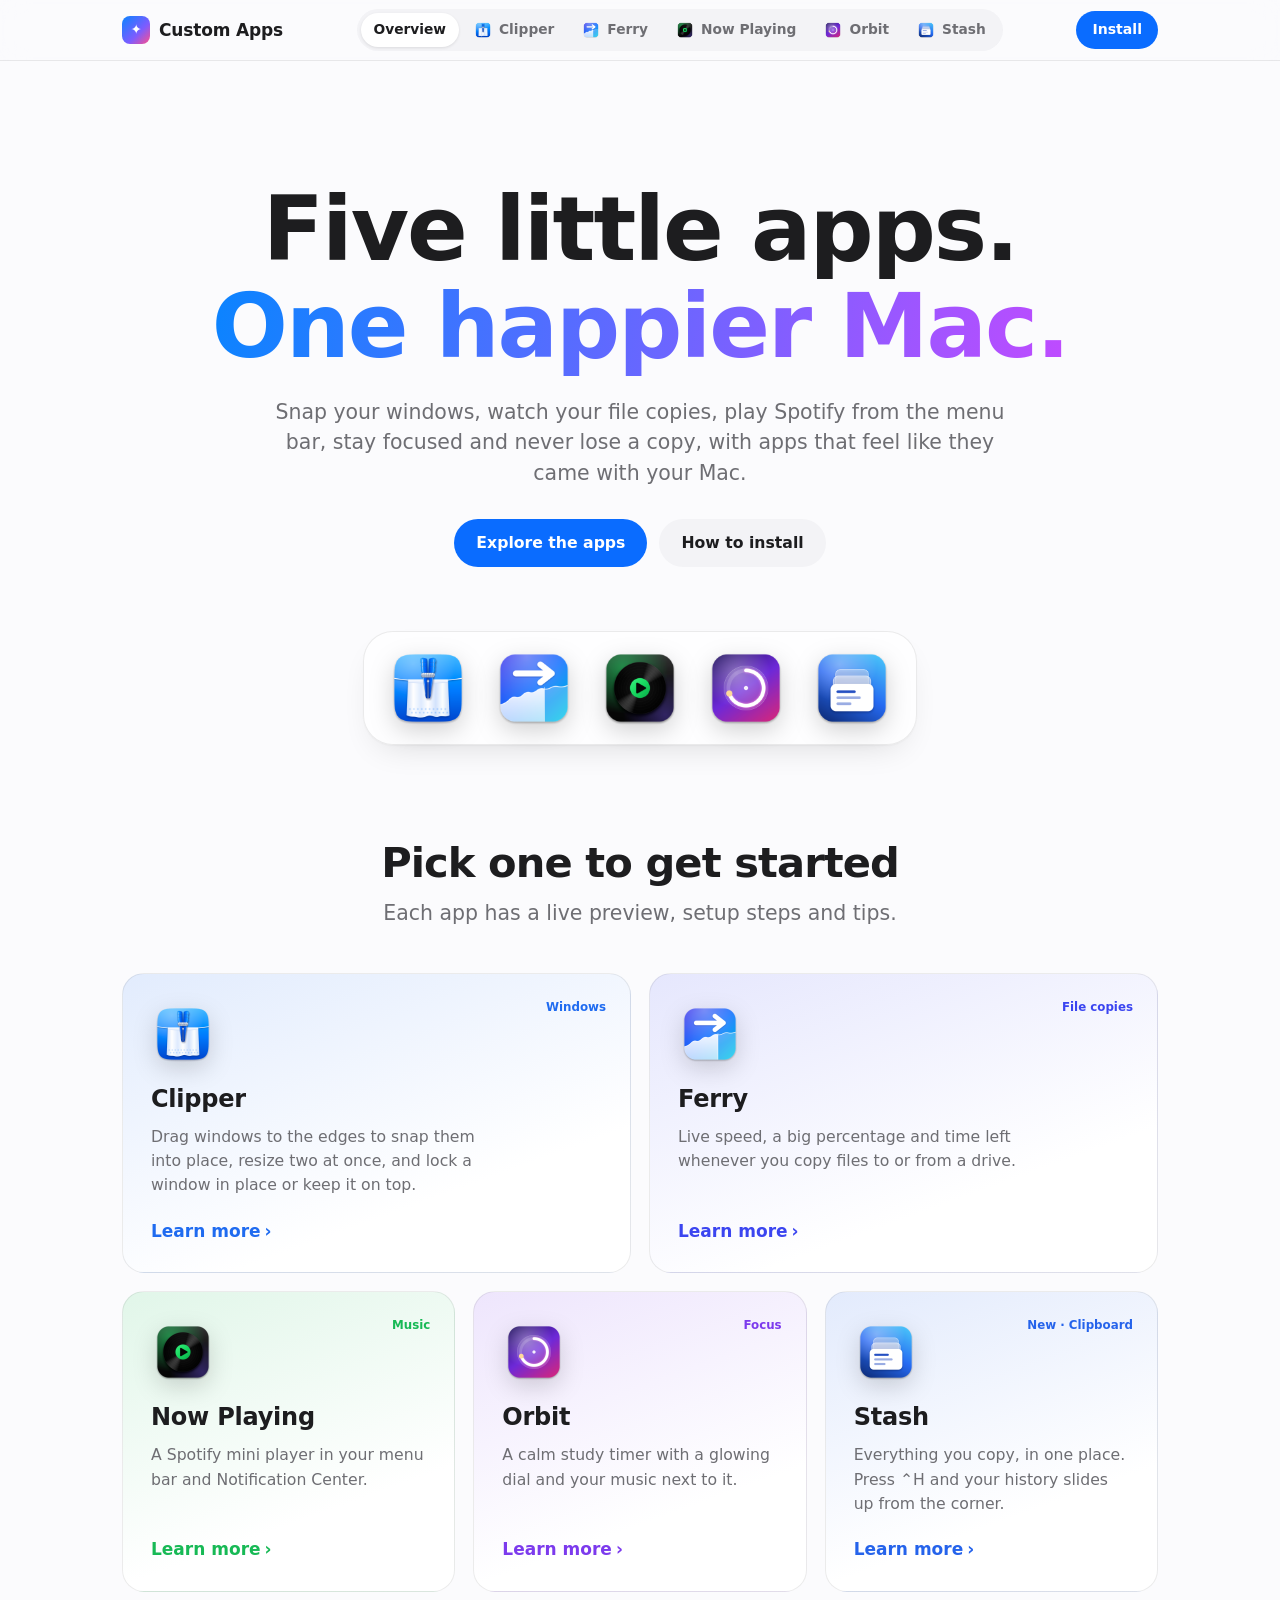
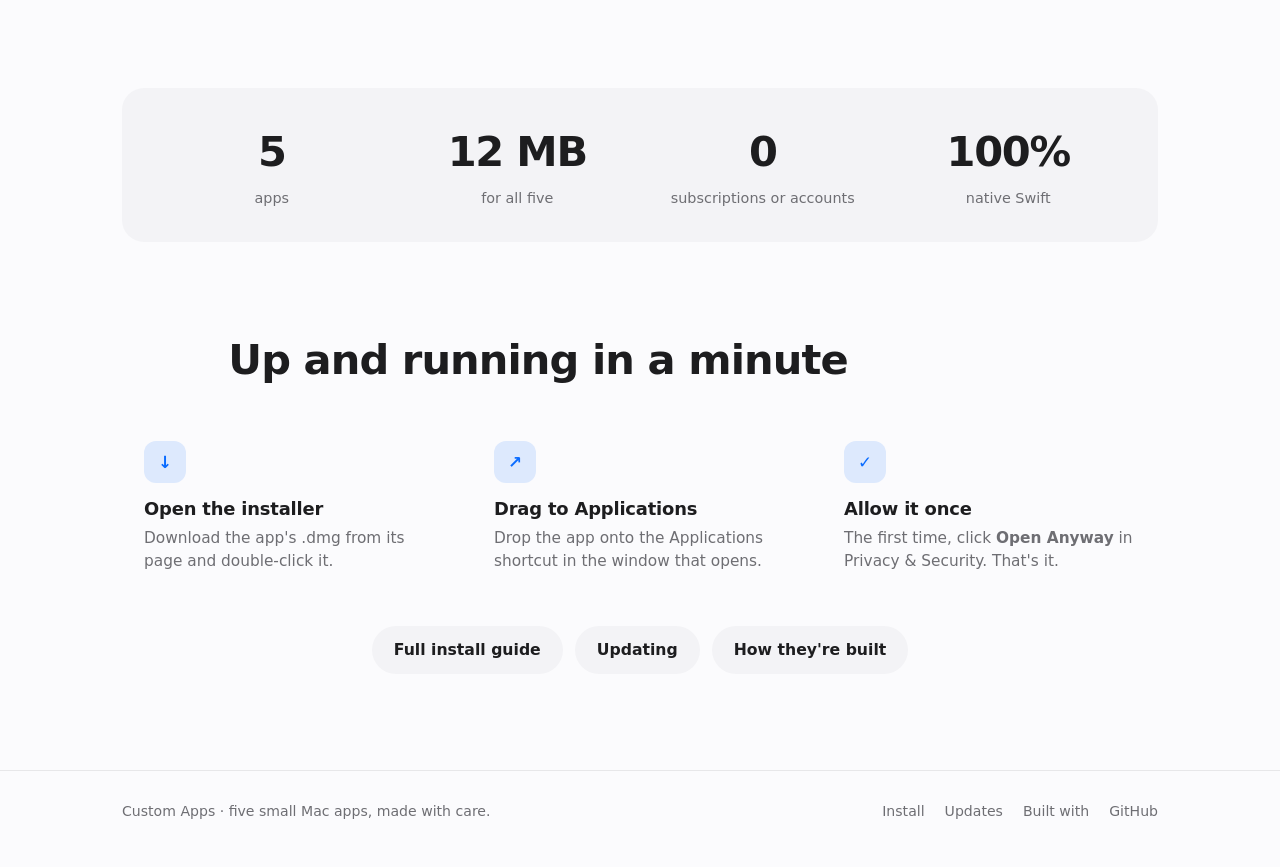
<file: index.html>
<!doctype html>
<html lang="en">
<head>
<meta charset="utf-8">
<meta name="viewport" content="width=device-width, initial-scale=1, viewport-fit=cover">
<title>Custom Apps · five little Mac apps</title>
<meta name="description" content="Clipper, Ferry, Now Playing, Orbit and Stash: five small native Mac apps.">
<meta name="theme-color" content="#fbfbfd" media="(prefers-color-scheme: light)">
<meta name="theme-color" content="#0b0b0d" media="(prefers-color-scheme: dark)">
<link rel="icon" href="assets/icons/stash.png">
<link rel="stylesheet" href="assets/site.css?v=6">
<script>document.documentElement.classList.add("js")</script>
</head>
<body>

<header class="nav">
  <div class="wrap">
    <a class="brand" href="#"><span class="brand-mark">✦</span>Custom Apps</a>
    <nav class="tabs" aria-label="Apps">
      <span class="tab-pill" aria-hidden="true"></span>
      <a href="#" data-go="home">Overview</a>
      <a href="#clipper" data-go="clipper"><img src="assets/icons/clipper.png" alt="" width="18" height="18">Clipper</a>
      <a href="#ferry" data-go="ferry"><img src="assets/icons/ferry.png" alt="" width="18" height="18">Ferry</a>
      <a href="#now-playing" data-go="now-playing"><img src="assets/icons/now-playing.png" alt="" width="18" height="18">Now Playing</a>
      <a href="#orbit" data-go="orbit"><img src="assets/icons/orbit.png" alt="" width="18" height="18">Orbit</a>
      <a href="#stash" data-go="stash"><img src="assets/icons/stash.png" alt="" width="18" height="18">Stash</a>
    </nav>
    <a class="btn btn-primary btn-sm nav-cta" href="#install">Install</a>
  </div>
</header>

<main>

<!-- ======================= HOME ======================= -->
<div class="view active" data-view="home" data-title="Custom Apps">
  <section class="hero">
    <div class="wrap">
      <h1 class="rv">Five little apps.<br><span class="grad" style="--accent:#0a84ff;--accent2:#c04bff">One happier Mac.</span></h1>
      <p class="lead rv" style="--d:1">Snap your windows, watch your file copies, play Spotify from the menu bar, stay focused and never lose a copy, with apps that feel like they came with your Mac.</p>
      <div class="btns rv" style="--d:2">
        <a class="btn btn-primary" href="#home/apps">Explore the apps</a>
        <a class="btn btn-soft" href="#install">How to install</a>
      </div>
      <div class="dock mock rv" style="--d:3">
        <a href="#clipper" title="Clipper"><img class="bob" style="--i:0" src="assets/icons/clipper.png" alt="Clipper" width="84" height="84"></a>
        <a href="#ferry" title="Ferry"><img class="bob" style="--i:1" src="assets/icons/ferry.png" alt="Ferry" width="84" height="84"></a>
        <a href="#now-playing" title="Now Playing"><img class="bob" style="--i:2" src="assets/icons/now-playing.png" alt="Now Playing" width="84" height="84"></a>
        <a href="#orbit" title="Orbit"><img class="bob" style="--i:3" src="assets/icons/orbit.png" alt="Orbit" width="84" height="84"></a>
        <a href="#stash" title="Stash"><img class="bob" style="--i:4" src="assets/icons/stash.png" alt="Stash" width="84" height="84"></a>
      </div>
    </div>
  </section>

  <section id="home-apps">
    <div class="wrap">
      <div class="center rv"><h2>Pick one to get started</h2><p class="lead" style="margin-top:12px">Each app has a live preview, setup steps and tips.</p></div>
      <div class="bento">
        <a class="card-app rv" data-app="clipper" href="#clipper"><span class="tag">Windows</span><img src="assets/icons/clipper.png" alt="" width="64" height="64" loading="lazy"><h3>Clipper</h3><p>Drag windows to the edges to snap them into place, resize two at once, and lock a window in place or keep it on top.</p><span class="link-more">Learn more <span>›</span></span></a>
        <a class="card-app rv" style="--d:1" data-app="ferry" href="#ferry"><span class="tag">File copies</span><img src="assets/icons/ferry.png" alt="" width="64" height="64" loading="lazy"><h3>Ferry</h3><p>Live speed, a big percentage and time left whenever you copy files to or from a drive.</p><span class="link-more">Learn more <span>›</span></span></a>
        <a class="card-app rv" data-app="now-playing" href="#now-playing"><span class="tag">Music</span><img src="assets/icons/now-playing.png" alt="" width="64" height="64" loading="lazy"><h3>Now Playing</h3><p>A Spotify mini player in your menu bar and Notification Center.</p><span class="link-more">Learn more <span>›</span></span></a>
        <a class="card-app rv" style="--d:1" data-app="orbit" href="#orbit"><span class="tag">Focus</span><img src="assets/icons/orbit.png" alt="" width="64" height="64" loading="lazy"><h3>Orbit</h3><p>A calm study timer with a glowing dial and your music next to it.</p><span class="link-more">Learn more <span>›</span></span></a>
        <a class="card-app rv" style="--d:2" data-app="stash" href="#stash"><span class="tag">New · Clipboard</span><img src="assets/icons/stash.png" alt="" width="64" height="64" loading="lazy"><h3>Stash</h3><p>Everything you copy, in one place. Press ⌃H and your history slides up from the corner.</p><span class="link-more">Learn more <span>›</span></span></a>
      </div>
    </div>
  </section>

  <section>
    <div class="wrap">
      <div class="stats rv">
        <div><b>5</b><span>apps</span></div>
        <div><b>12 MB</b><span>for all five</span></div>
        <div><b>0</b><span>subscriptions or accounts</span></div>
        <div><b>100%</b><span>native Swift</span></div>
      </div>
    </div>
  </section>

  <section>
    <div class="wrap">
      <div class="center rv sec-head"><h2>Up and running in a minute</h2></div>
      <div class="grid3">
        <div class="feat rv"><div class="ico">↓</div><h3>Open the installer</h3><p>Download the app's .dmg from its page and double-click it.</p></div>
        <div class="feat rv" style="--d:1"><div class="ico">↗</div><h3>Drag to Applications</h3><p>Drop the app onto the Applications shortcut in the window that opens.</p></div>
        <div class="feat rv" style="--d:2"><div class="ico">✓</div><h3>Allow it once</h3><p>The first time, click <b>Open Anyway</b> in Privacy &amp; Security. That's it.</p></div>
      </div>
      <div class="btns rv" style="justify-content:center"><a class="btn btn-soft" href="#install">Full install guide</a><a class="btn btn-soft" href="#updates">Updating</a><a class="btn btn-soft" href="#built-with">How they're built</a></div>
    </div>
  </section>
</div>

<!-- ======================= CLIPPER ======================= -->
<div class="view" data-view="clipper" data-app="clipper" data-title="Clipper">
  <section>
    <div class="wrap app-hero">
      <div>
        <img class="icon rv" src="assets/icons/clipper.png" alt="Clipper icon" width="84" height="84">
        <div class="eyebrow rv">Window snapping</div>
        <h1 class="rv">Clipper</h1>
        <p class="lead rv" style="--d:1">Snap, resize and pin your windows, calmly. Drag a window to an edge, or use a shortcut, and it clicks neatly into place.</p>
        <div class="btns rv" style="--d:2"><a class="btn btn-primary" href="https://github.com/fortunehrjr/Clipper/releases/latest/download/Clipper.dmg">Download</a><a class="btn btn-soft" href="#clipper/use">Shortcuts</a></div>
        <div class="chips rv" style="--d:3"><span class="chip">macOS 14+</span><span class="chip">Apple silicon &amp; Intel</span><span class="chip">Lives in the menu bar</span><span class="chip">New in 1.2: Keep on Top</span></div>
      </div>
      <div class="stage rv mock" style="--d:2">
        <div style="width:100%;display:grid;justify-items:center">
          <div class="desk">
            <div class="bar">📎</div>
            <div class="ghost"></div>
            <div class="cw cw-a"><i></i><s></s><s></s><s></s></div>
            <div class="cw cw-b"><i></i><s></s><s></s><s></s></div>
            <svg class="cursor" viewBox="0 0 24 24"><path d="M3 2l7 19 2.5-7.5L20 11z" fill="#111" stroke="#fff" stroke-width="1.5"/></svg>
          </div>
          <div class="keys"><kbd class="press" style="--k:k-clip">⌃</kbd><kbd class="press" style="--k:k-clip">⌥</kbd><kbd class="press" style="--k:k-clip">→</kbd></div>
        </div>
      </div>
    </div>
  </section>
  <section>
    <div class="wrap">
      <div class="sec-head rv"><div class="eyebrow">What you get</div><h2>Tidy windows without thinking about it</h2></div>
      <div class="grid3">
        <div class="feat rv"><div class="ico">◧</div><h3>Snap to the edges</h3><p>Left or right edge for half the screen, corners for quarters, the top to fill it.</p></div>
        <div class="feat rv" style="--d:1"><div class="ico">⌥</div><h3>Keyboard shortcuts</h3><p>⌃⌥ plus an arrow. Press again to cycle through ½, ⅔ and ⅓.</p></div>
        <div class="feat rv" style="--d:2"><div class="ico">⇔</div><h3>Resize together</h3><p>Drag the edge between two windows and both follow, like a shared divider.</p></div>
        <div class="feat rv"><div class="ico">🔒</div><h3>Lock in place</h3><p>⌃⌥L pins a window. If anything moves it, it slides right back.</p></div>
        <div class="feat rv" style="--d:1"><div class="ico">▦</div><h3>Thirds and more</h3><p>First, center and last thirds, two-thirds, center, fill and restore.</p></div>
        <div class="feat rv" style="--d:2"><div class="ico">📌</div><h3>Keep on top <span class="chip" style="margin-left:4px;padding:2px 8px;font-size:.7rem;color:var(--accent)">New</span></h3><p>⌃⌥P locks a window and keeps it visible above every other window. Click it to use it as normal.</p></div>
      </div>
    </div>
  </section>
  <section id="clipper-use">
    <div class="wrap grid2">
      <div class="rv">
        <div class="eyebrow">Shortcuts</div><h2>Your hands never leave the keyboard</h2>
        <div class="table-wrap" style="margin-top:24px"><table class="table">
          <tr><th>Keys</th><th>Result</th></tr>
          <tr><td><kbd>⌃</kbd> <kbd>⌥</kbd> <kbd>←</kbd></td><td>Left half, then ⅔, then ⅓</td></tr>
          <tr><td><kbd>⌃</kbd> <kbd>⌥</kbd> <kbd>→</kbd></td><td>Right half, then ⅔, then ⅓</td></tr>
          <tr><td><kbd>⌃</kbd> <kbd>⌥</kbd> <kbd>↑</kbd></td><td>Top half</td></tr>
          <tr><td><kbd>⌃</kbd> <kbd>⌥</kbd> <kbd>↓</kbd></td><td>Bottom half</td></tr>
          <tr><td><kbd>⌃</kbd> <kbd>⌥</kbd> <kbd>L</kbd></td><td>Lock / unlock the window</td></tr>
          <tr><td><kbd>⌃</kbd> <kbd>⌥</kbd> <kbd>P</kbd></td><td>Lock and keep on top of other windows</td></tr>
        </table></div>
      </div>
      <div class="rv" style="--d:1">
        <div class="eyebrow">How to use it</div><h2>Three moves to learn</h2>
        <div class="steps" style="margin-top:26px">
          <div class="step"><div><h3>Allow Accessibility</h3><p>Clipper asks once. Switch it on in Privacy &amp; Security › Accessibility. The welcome window carries on by itself.</p></div></div>
          <div class="step"><div><h3>Drag to an edge</h3><p>A soft outline shows where the window will land. Let go and it snaps.</p></div></div>
          <div class="step"><div><h3>Use the peg</h3><p>Layouts, settings and the tour are under the peg icon in your menu bar.</p></div></div>
        </div>
      </div>
    </div>
  </section>
  <section>
    <div class="wrap notes">
      <div class="note rv"><span class="em">🔐</span><p><b>First time only:</b> macOS says it can't verify Clipper because it's not from the App Store. Open <b>System Settings › Privacy &amp; Security</b>, scroll down and click <b>Open Anyway</b>. <a href="#install">Install guide ›</a></p></div>
    </div>
  </section>
  <section><div class="wrap pager rv"><a href="#stash"><img src="assets/icons/stash.png" alt="" width="42" height="42"><div><small>Previous</small><b>Stash</b></div></a><a class="next" href="#ferry"><div><small>Next</small><b>Ferry</b></div><img src="assets/icons/ferry.png" alt="" width="42" height="42"></a></div></section>
</div>

<!-- ======================= FERRY ======================= -->
<div class="view" data-view="ferry" data-app="ferry" data-title="Ferry">
  <section>
    <div class="wrap app-hero">
      <div>
        <img class="icon rv" src="assets/icons/ferry.png" alt="Ferry icon" width="84" height="84">
        <div class="eyebrow rv">File copies</div>
        <h1 class="rv">Ferry</h1>
        <p class="lead rv" style="--d:1">See every file copy: speed, progress and time left. Ferry pops up when you copy to or from a drive, and stays out of the way the rest of the time.</p>
        <div class="btns rv" style="--d:2"><a class="btn btn-primary" href="https://github.com/fortunehrjr/Ferry/releases/latest/download/Ferry.dmg">Download</a><a class="btn btn-soft" href="#ferry/use">How it works</a></div>
        <div class="chips rv" style="--d:3"><span class="chip">macOS 26+</span><span class="chip">Apple silicon &amp; Intel</span><span class="chip">0% CPU when idle</span></div>
      </div>
      <div class="stage rv mock" style="--d:2">
        <div class="fp">
          <div class="fp-head"><div class="fp-badge">⇣</div><div><b>Copying to Day 2 Footage</b><small>From Samsung T7 · 24 files</small></div><div class="fp-pct"></div></div>
          <div class="fp-chart"><svg viewBox="0 0 300 84" preserveAspectRatio="none">
            <defs><linearGradient id="fg" x1="0" y1="0" x2="0" y2="1"><stop offset="0" stop-color="#3366ff" stop-opacity=".4"/><stop offset="1" stop-color="#00c6e0" stop-opacity=".04"/></linearGradient></defs>
            <path class="fp-area" fill="url(#fg)" d="M0 84 L0 70 L18 30 L40 24 L62 30 L84 22 L106 28 L128 20 L150 26 L172 18 L194 26 L216 22 L238 30 L260 20 L282 24 L300 22 L300 84 Z"/>
            <path class="fp-line" fill="none" stroke="#3366ff" stroke-width="2" stroke-linejoin="round" d="M0 70 L18 30 L40 24 L62 30 L84 22 L106 28 L128 20 L150 26 L172 18 L194 26 L216 22 L238 30 L260 20 L282 24 L300 22"/>
          </svg></div>
          <div class="fp-bar"><i></i></div>
          <div class="fp-stats"><div><small>Speed</small><b>412 MB/s</b></div><div><small>Size</small><b>40 GB</b></div><div><small>Time left</small><b class="fp-left"></b></div></div>
        </div>
      </div>
    </div>
  </section>
  <section id="ferry-use">
    <div class="wrap">
      <div class="sec-head rv"><div class="eyebrow">What you get</div><h2>Everything Finder's copy bar doesn't tell you</h2></div>
      <div class="grid3">
        <div class="feat rv"><div class="ico">%</div><h3>Big, clear progress</h3><p>A large percentage, a progress bar, "18 GB of 40 GB" and an honest time left.</p></div>
        <div class="feat rv" style="--d:1"><div class="ico">⛰</div><h3>The speed mountain</h3><p>A live graph of copy speed, so you can see slowdowns as they happen.</p></div>
        <div class="feat rv" style="--d:2"><div class="ico">⧉</div><h3>Several copies at once</h3><p>Each copy gets its own row with its own %, size and speed, just like Finder.</p></div>
        <div class="feat rv"><div class="ico">⬆</div><h3>Always on top</h3><p>The floating window sits above every app, even full-screen ones. Or turn that off.</p></div>
        <div class="feat rv" style="--d:1"><div class="ico">✕</div><h3>Cancel any copy</h3><p>Two clicks to cancel, so a stray click never stops a long copy.</p></div>
        <div class="feat rv" style="--d:2"><div class="ico">◐</div><h3>Liquid Glass</h3><p>The translucent macOS look, with a switch for solid cards if you prefer.</p></div>
      </div>
    </div>
  </section>
  <section>
    <div class="wrap grid2">
      <div class="rv">
        <div class="eyebrow">How to use it</div><h2>Copy like you always do</h2>
        <div class="steps" style="margin-top:26px">
          <div class="step"><div><h3>Install and open it once</h3><p>Ferry starts by itself at login after that. Look for ⇅ in the menu bar.</p></div></div>
          <div class="step"><div><h3>Copy files in Finder</h3><p>Drag footage to your SSD, or from a card to your Mac. Ferry pops up right away.</p></div></div>
          <div class="step"><div><h3>Watch it, or don't</h3><p>Shrink it with the chevron, hide it with ✕. Ferry remembers your choice.</p></div></div>
          <div class="step"><div><h3>Done</h3><p>It shows "Copy complete" with the average speed, then slips away. Past copies are in History.</p></div></div>
        </div>
      </div>
      <div class="rv" style="--d:1">
        <div class="eyebrow">Settings</div>
        <div class="table-wrap"><table class="table">
          <tr><th>Setting</th><th>What it does</th></tr>
          <tr><td>Show: Ferry / Both / Finder</td><td>Pick which copy window you see. "Ferry" tucks Finder's window off-screen.</td></tr>
          <tr><td>Keep above all windows</td><td>Floating window stays on top of every app.</td></tr>
          <tr><td>Liquid Glass</td><td>Translucent or solid look.</td></tr>
          <tr><td>Menu bar speed</td><td>Show live MB/s next to the icon.</td></tr>
          <tr><td>Sensitivity</td><td>Catch every copy, or only big ones.</td></tr>
          <tr><td>Open at login</td><td>Keep Ferry quietly running in the background.</td></tr>
        </table></div>
      </div>
    </div>
  </section>
  <section>
    <div class="wrap notes">
      <div class="note rv"><span class="em">🔐</span><p><b>First time only:</b> macOS says it can't verify Ferry because it's not from the App Store. Open <b>System Settings › Privacy &amp; Security</b>, scroll down and click <b>Open Anyway</b>. <a href="#install">Install guide ›</a></p></div>
      <div class="note rv"><span class="em">🪟</span><p><b>Hiding Finder's window</b> ("Ferry" mode) needs Accessibility permission: <b>System Settings › Privacy &amp; Security › Accessibility</b>, switch on Ferry.</p></div>
      <div class="note rv"><span class="em">⏸</span><p>Copies can be cancelled but not paused, because Finder doesn't let other apps pause its copies.</p></div>
    </div>
  </section>
  <section><div class="wrap pager rv"><a href="#clipper"><img src="assets/icons/clipper.png" alt="" width="42" height="42"><div><small>Previous</small><b>Clipper</b></div></a><a class="next" href="#now-playing"><div><small>Next</small><b>Now Playing</b></div><img src="assets/icons/now-playing.png" alt="" width="42" height="42"></a></div></section>
</div>

<!-- ======================= NOW PLAYING ======================= -->
<div class="view" data-view="now-playing" data-app="now-playing" data-title="Now Playing">
  <section>
    <div class="wrap app-hero">
      <div>
        <img class="icon rv" src="assets/icons/now-playing.png" alt="Now Playing icon" width="84" height="84">
        <div class="eyebrow rv">Music</div>
        <h1 class="rv">Now <span class="grad">Playing</span></h1>
        <p class="lead rv" style="--d:1">Spotify, right in your menu bar and Notification Center. Album art, the song, and every control you need, without opening Spotify.</p>
        <div class="btns rv" style="--d:2"><a class="btn btn-primary" href="https://github.com/fortunehrjr/Now-Playing/releases/latest/download/Now-Playing.dmg">Download</a><a class="btn btn-soft" href="#now-playing/use">How to use</a></div>
        <div class="chips rv" style="--d:3"><span class="chip">macOS 14+</span><span class="chip">Apple silicon &amp; Intel</span><span class="chip">Needs Spotify</span></div>
      </div>
      <div class="stage rv mock" style="--d:2">
        <div class="np">
          <div class="np-top"><div class="np-art"></div><div><small>Playing from album</small><b>Midnight Drive</b><span>The Night Owls</span><div class="eq"><i></i><i></i><i></i><i></i><i></i></div></div></div>
          <div class="np-bar"><i></i></div>
          <div class="np-times"><span>1:02</span><span>3:34</span></div>
          <div class="np-ctrls"><span class="on">⤨</span><span>⏮</span><span class="play">❚❚</span><span>⏭</span><span>↻</span></div>
        </div>
      </div>
    </div>
  </section>
  <section>
    <div class="wrap">
      <div class="sec-head rv"><div class="eyebrow">What you get</div><h2>Your music, one click away</h2></div>
      <div class="grid3">
        <div class="feat rv"><div class="ico">♪</div><h3>Menu bar mini player</h3><p>Click the note for art, song, artist, progress and controls.</p></div>
        <div class="feat rv" style="--d:1"><div class="ico">▤</div><h3>Widgets in three sizes</h3><p>Small, medium and large Notification Center widgets with a live preview.</p></div>
        <div class="feat rv" style="--d:2"><div class="ico">⏯</div><h3>Full controls</h3><p>Play, pause, skip, go back, shuffle and repeat, all sent straight to Spotify.</p></div>
        <div class="feat rv"><div class="ico">◑</div><h3>Make it yours</h3><p>Pick the background and choose which buttons, times and headers show.</p></div>
        <div class="feat rv" style="--d:1"><div class="ico">〰</div><h3>Song in the menu bar</h3><p>Optionally show the song title next to the icon.</p></div>
        <div class="feat rv" style="--d:2"><div class="ico">⚡</div><h3>Starts with your Mac</h3><p>Launch at login, with or without a Dock icon.</p></div>
      </div>
    </div>
  </section>
  <section id="now-playing-use">
    <div class="wrap grid2">
      <div class="rv">
        <div class="eyebrow">How to use it</div><h2>Set up in three steps</h2>
        <div class="steps" style="margin-top:26px">
          <div class="step"><div><h3>Open Now Playing</h3><p>The main window shows a live preview of the player.</p></div></div>
          <div class="step"><div><h3>Allow it to control Spotify</h3><p>macOS asks once: "Now Playing wants to control Spotify". Click <b>OK</b>.</p></div></div>
          <div class="step"><div><h3>Add the widget</h3><p>Click the date and time in the menu bar › <b>Edit Widgets</b> › search <b>Now Playing</b>.</p></div></div>
        </div>
      </div>
      <div class="rv" style="--d:1">
        <div class="eyebrow">Settings</div>
        <div class="table-wrap"><table class="table">
          <tr><th>Setting</th><th>What it does</th></tr>
          <tr><td>Size preview</td><td>See the small, medium and large widget exactly.</td></tr>
          <tr><td>Background</td><td>Choose the player's background style.</td></tr>
          <tr><td>Shuffle &amp; repeat</td><td>Show or hide those buttons.</td></tr>
          <tr><td>Elapsed &amp; total time</td><td>Times under the progress bar.</td></tr>
          <tr><td>Album header</td><td>"Playing from album" on top.</td></tr>
          <tr><td>Menu bar &amp; Dock</td><td>Icon only, icon plus song, Dock or no Dock.</td></tr>
        </table></div>
      </div>
    </div>
  </section>
  <section>
    <div class="wrap notes">
      <div class="note rv"><span class="em">🔐</span><p><b>First time only:</b> macOS says it can't verify Now Playing because it's not from the App Store. Open <b>System Settings › Privacy &amp; Security</b>, scroll down and click <b>Open Anyway</b>. <a href="#install">Install guide ›</a></p></div>
      <div class="note rv"><span class="em">🧩</span><p>The <b>widget</b> needs the app signed with your Apple ID in Xcode. The menu bar player works either way. <a href="#updates">How to rebuild ›</a></p></div>
    </div>
  </section>
  <section><div class="wrap pager rv"><a href="#ferry"><img src="assets/icons/ferry.png" alt="" width="42" height="42"><div><small>Previous</small><b>Ferry</b></div></a><a class="next" href="#orbit"><div><small>Next</small><b>Orbit</b></div><img src="assets/icons/orbit.png" alt="" width="42" height="42"></a></div></section>
</div>

<!-- ======================= ORBIT ======================= -->
<div class="view" data-view="orbit" data-app="orbit" data-title="Orbit">
  <section>
    <div class="wrap app-hero">
      <div>
        <img class="icon rv" src="assets/icons/orbit.png" alt="Orbit icon" width="84" height="84">
        <div class="eyebrow rv">Focus</div>
        <h1 class="rv">Orbit</h1>
        <p class="lead rv" style="--d:1">A calm focus timer with your music built in. Focus, take a break, repeat, with a glowing dial that keeps you on track.</p>
        <div class="btns rv" style="--d:2"><a class="btn btn-primary" href="https://github.com/fortunehrjr/Orbit/releases/latest/download/Orbit.dmg">Download</a><a class="btn btn-soft" href="#orbit/use">How to use</a></div>
        <div class="chips rv" style="--d:3"><span class="chip">macOS 26+</span><span class="chip">Apple silicon &amp; Intel</span><span class="chip">Pomodoro style</span></div>
      </div>
      <div class="stage rv mock" style="--d:2">
        <div class="ob">
          <div class="ob-modes"><span>Focus</span><span>Short Break</span><span>Long Break</span></div>
          <div class="ob-dial">
            <svg viewBox="0 0 230 230">
              <circle cx="115" cy="115" r="100" fill="none" stroke="rgba(255,255,255,.12)" stroke-width="12"/>
              <circle class="ob-ring" cx="115" cy="115" r="100" fill="none" stroke="#8B5CF6" stroke-width="12" stroke-linecap="round"/>
              <g class="ob-dot"><circle cx="215" cy="115" r="9" fill="#F6C972"/></g>
            </svg>
            <div class="ob-time"><b></b><small>Deep work</small></div>
          </div>
          <div class="ob-task">Studying <b>Biology revision</b> · 3 today</div>
        </div>
      </div>
    </div>
  </section>
  <section>
    <div class="wrap">
      <div class="sec-head rv"><div class="eyebrow">What you get</div><h2>Focus that feels good</h2></div>
      <div class="grid3">
        <div class="feat rv"><div class="ico">◔</div><h3>The dial</h3><p>A big, glowing ring counts down. The last ten seconds glow brighter.</p></div>
        <div class="feat rv" style="--d:1"><div class="ico">↻</div><h3>Focus &amp; breaks</h3><p>Focus 25, short break 5, long break 15. Change any of them.</p></div>
        <div class="feat rv" style="--d:2"><div class="ico">♫</div><h3>Music built in</h3><p>Control Spotify, Apple Music or YouTube, or play music files from your Mac.</p></div>
        <div class="feat rv"><div class="ico">⧈</div><h3>Mini timer</h3><p>A small floating timer keeps the countdown in view while you work.</p></div>
        <div class="feat rv" style="--d:1"><div class="ico">3</div><h3>Countdown start</h3><p>A short 3·2·1 before each session. Turn it off if you like.</p></div>
        <div class="feat rv" style="--d:2"><div class="ico">✓</div><h3>Celebrate progress</h3><p>Finished sessions are celebrated and counted for today.</p></div>
      </div>
    </div>
  </section>
  <section id="orbit-use">
    <div class="wrap grid2">
      <div class="rv">
        <div class="eyebrow">How to use it</div><h2>One session at a time</h2>
        <div class="steps" style="margin-top:26px">
          <div class="step"><div><h3>Pick a mode</h3><p>Focus (purple), Short Break (teal) or Long Break (blue).</p></div></div>
          <div class="step"><div><h3>Name your task</h3><p>Type what you're studying so you stay on one thing.</p></div></div>
          <div class="step"><div><h3>Press start</h3><p>3·2·1, then the dial counts down. Allow notifications to hear when it ends.</p></div></div>
          <div class="step"><div><h3>Add music</h3><p>Whatever plays in Spotify, Music or YouTube shows up. Or drop audio files onto the music card.</p></div></div>
        </div>
      </div>
      <div class="rv" style="--d:1">
        <div class="eyebrow">Menu commands</div>
        <div class="table-wrap"><table class="table">
          <tr><th>Command</th><th>What it does</th></tr>
          <tr><td>Reset</td><td>Start the current session over.</td></tr>
          <tr><td>Skip to Next Session</td><td>Jump to the next part of the cycle.</td></tr>
          <tr><td>Toggle Mini Timer</td><td>Show or hide the floating timer.</td></tr>
          <tr><td>Play / Pause · Next · Previous</td><td>Control your music.</td></tr>
          <tr><td>Play Music from This Mac…</td><td>Pick audio files or a folder.</td></tr>
        </table></div>
      </div>
    </div>
  </section>
  <section>
    <div class="wrap notes">
      <div class="note rv"><span class="em">🔐</span><p><b>First time only:</b> macOS says it can't verify Orbit because it's not from the App Store. Open <b>System Settings › Privacy &amp; Security</b>, scroll down and click <b>Open Anyway</b>. <a href="#install">Install guide ›</a></p></div>
      <div class="note rv"><span class="em">🎵</span><p>The first time Orbit reads your music, macOS asks <b>"Orbit wants to control Spotify"</b> (or Music, Chrome, Safari). Click <b>OK</b>.</p></div>
    </div>
  </section>
  <section><div class="wrap pager rv"><a href="#now-playing"><img src="assets/icons/now-playing.png" alt="" width="42" height="42"><div><small>Previous</small><b>Now Playing</b></div></a><a class="next" href="#stash"><div><small>Next</small><b>Stash</b></div><img src="assets/icons/stash.png" alt="" width="42" height="42"></a></div></section>
</div>

<!-- ======================= STASH ======================= -->
<div class="view" data-view="stash" data-app="stash" data-title="Stash">
  <section>
    <div class="wrap app-hero">
      <div>
        <img class="icon rv" src="assets/icons/stash.png" alt="Stash icon" width="84" height="84">
        <div class="eyebrow rv">Clipboard</div>
        <h1 class="rv">Stash</h1>
        <p class="lead rv" style="--d:1">Everything you copy, kept in one calm, tidy place. Press <b>⌃H</b> and your clipboard history slides up from the corner, ready to search and paste.</p>
        <div class="btns rv" style="--d:2"><a class="btn btn-primary" href="https://github.com/fortunehrjr/Stash/releases/latest/download/Stash.dmg">Download</a><a class="btn btn-soft" href="#stash/use">How to use</a></div>
        <div class="chips rv" style="--d:3"><span class="chip">macOS 26+</span><span class="chip">Apple silicon &amp; Intel</span><span class="chip">Liquid Glass</span></div>
      </div>
      <div class="stage rv mock" style="--d:2">
        <div style="width:100%;display:grid;justify-items:center">
          <div class="desk">
            <div class="bar">▤ 9:41</div>
            <div class="sp">
              <div class="sp-h">Stash</div>
              <div class="sp-q">⌕ Search your clips</div>
              <div class="sp-rows">
                <div class="sp-sel"></div>
                <div class="sp-r"><span class="sp-i" style="--c:#3b82f6">≡</span><b>Meeting notes: ship v1.0 Friday</b><small>⌘1</small></div>
                <div class="sp-r"><span class="sp-i" style="--c:#6366f1">↗</span><b>developer.apple.com/design</b><small>⌘2</small></div>
                <div class="sp-r"><span class="sp-i" style="--c:#5e5ce6;background:#5e5ce6"></span><b style="font-family:var(--mono)">#5E5CE6</b><small>⌘3</small></div>
                <div class="sp-r"><span class="sp-i" style="--c:#a855f7">▧</span><b>Image · 1440 × 900</b><small>⌘4</small></div>
                <div class="sp-r"><span class="sp-i" style="--c:#3b82f6">≡</span><b>let total = items.reduce(0, +)</b><small>⌘5</small></div>
              </div>
            </div>
          </div>
          <div class="keys"><kbd class="press" style="--k:k-ctl">⌃</kbd><kbd class="press" style="--k:k-ctl">H</kbd><kbd class="press" style="--k:k-down">↓</kbd><kbd class="press" style="--k:k-ret">↩</kbd></div>
        </div>
      </div>
    </div>
  </section>
  <section>
    <div class="wrap">
      <div class="sec-head rv"><div class="eyebrow">What you get</div><h2>Never lose a copy again</h2></div>
      <div class="grid3">
        <div class="feat rv"><div class="ico">⌘</div><h3>Copy like always</h3><p>Use ⌘C and ⌘X as you do now. Stash quietly saves text, links, colors, images and files.</p></div>
        <div class="feat rv" style="--d:1"><div class="ico">⌃</div><h3>Pops up from the corner</h3><p>Press ⌃H in any app and a Liquid Glass panel slides up from the bottom right. Change the shortcut any time.</p></div>
        <div class="feat rv" style="--d:2"><div class="ico">⌕</div><h3>Search &amp; filter</h3><p>Start typing to find anything. Filter by text, links, images, files or pinned.</p></div>
        <div class="feat rv"><div class="ico">↩</div><h3>Paste for you</h3><p>Pick a clip and it pastes right where you were typing. ⌘1–⌘9 paste the first nine instantly.</p></div>
        <div class="feat rv" style="--d:1"><div class="ico">📌</div><h3>Pin &amp; auto-tidy</h3><p>Keep the last 50 to 500 copies (100 by default). Older ones are deleted automatically; pinned clips stay.</p></div>
        <div class="feat rv" style="--d:2"><div class="ico">🔐</div><h3>Private by design</h3><p>Your history never leaves your Mac, and copies from password managers are skipped.</p></div>
      </div>
    </div>
  </section>
  <section id="stash-use">
    <div class="wrap grid2">
      <div class="rv">
        <div class="eyebrow">How to use it</div><h2>Copy now, paste whenever</h2>
        <div class="steps" style="margin-top:26px">
          <div class="step"><div><h3>Open Stash</h3><p>A short tour shows you around (Next, Back or Skip). Stash then lives in your menu bar.</p></div></div>
          <div class="step"><div><h3>Copy as usual</h3><p>Everything you copy with ⌘C or ⌘X is saved automatically.</p></div></div>
          <div class="step"><div><h3>Press ⌃H</h3><p>Your history pops up. Type to search, choose with ↑ ↓, press ↩ to paste. Or just click a clip.</p></div></div>
          <div class="step"><div><h3>Allow pasting (optional)</h3><p>Allow Accessibility once and Stash pastes for you. Without it, Stash copies the clip and you press ⌘V.</p></div></div>
        </div>
      </div>
      <div class="rv" style="--d:1">
        <div class="eyebrow">Keyboard</div>
        <div class="table-wrap"><table class="table">
          <tr><th>Keys</th><th>What it does</th></tr>
          <tr><td>⌃H</td><td>Open or close your history.</td></tr>
          <tr><td>↑ ↓ then ↩</td><td>Choose a clip and paste it.</td></tr>
          <tr><td>⌘1 … ⌘9</td><td>Paste one of the first nine clips.</td></tr>
          <tr><td>⌘↩</td><td>Copy only, without pasting.</td></tr>
          <tr><td>⌘P</td><td>Pin or unpin a clip.</td></tr>
          <tr><td>⌘⌫</td><td>Delete a clip.</td></tr>
          <tr><td>Tab</td><td>Switch filter.</td></tr>
          <tr><td>Esc</td><td>Clear the search, or close.</td></tr>
        </table></div>
      </div>
    </div>
  </section>
  <section>
    <div class="wrap notes">
      <div class="note rv"><span class="em">🔐</span><p><b>First time only:</b> macOS says it can't verify Stash because it's not from the App Store. Open <b>System Settings › Privacy &amp; Security</b>, scroll down and click <b>Open Anyway</b>. <a href="#install">Install guide ›</a></p></div>
      <div class="note rv"><span class="em">🍃</span><p><b>Light on your battery:</b> 0% CPU when idle and about 12 MB of memory. Stash only reads the clipboard when something new is copied.</p></div>
    </div>
  </section>
  <section><div class="wrap pager rv"><a href="#orbit"><img src="assets/icons/orbit.png" alt="" width="42" height="42"><div><small>Previous</small><b>Orbit</b></div></a><a class="next" href="#clipper"><div><small>Next</small><b>Clipper</b></div><img src="assets/icons/clipper.png" alt="" width="42" height="42"></a></div></section>
</div>

<!-- ======================= INSTALL ======================= -->
<div class="view" data-view="install" data-title="Install">
  <section>
    <div class="wrap center">
      <div class="eyebrow rv">Install</div>
      <h1 class="rv">Install in a <span class="grad">minute</span></h1>
      <p class="lead rv" style="--d:1;margin-top:18px">The same steps work for every app, including the one-time "Open Anyway" step.</p>
    </div>
  </section>
  <section>
    <div class="wrap grid2">
      <div class="steps rv">
        <div class="step"><div><h3>Open the installer</h3><p>Download the app's <code>.dmg</code>, then double-click it. A window opens with the app and an Applications shortcut.</p></div></div>
        <div class="step"><div><h3>Drag it to Applications</h3><p>Drop the app icon onto <b>Applications</b>. Then eject the installer (the ⏏ next to it in Finder).</p></div></div>
        <div class="step"><div><h3>Open it</h3><p>Open <b>Applications</b> and double-click the app. Menu bar apps (Clipper, Ferry, Now Playing, Stash) show an icon at the top right.</p></div></div>
        <div class="step"><div><h3>Allow it the first time</h3><p>macOS says it "cannot verify" the app, because it's not from the App Store. Open <b>System Settings › Privacy &amp; Security</b>, scroll down and click <b>Open Anyway</b>, then confirm. Only once.</p></div></div>
      </div>
      <div class="panel rv" style="--d:1">
        <h3>Download an installer</h3>
        <div class="dl-list">
          <a href="https://github.com/fortunehrjr/Clipper/releases/latest/download/Clipper.dmg"><img src="assets/icons/clipper.png" alt="" width="30" height="30">Clipper<span>↓</span></a>
          <a href="https://github.com/fortunehrjr/Ferry/releases/latest/download/Ferry.dmg"><img src="assets/icons/ferry.png" alt="" width="30" height="30">Ferry<span>↓</span></a>
          <a href="https://github.com/fortunehrjr/Now-Playing/releases/latest/download/Now-Playing.dmg"><img src="assets/icons/now-playing.png" alt="" width="30" height="30">Now Playing<span>↓</span></a>
          <a href="https://github.com/fortunehrjr/Orbit/releases/latest/download/Orbit.dmg"><img src="assets/icons/orbit.png" alt="" width="30" height="30">Orbit<span>↓</span></a>
          <a href="https://github.com/fortunehrjr/Stash/releases/latest/download/Stash.dmg"><img src="assets/icons/stash.png" alt="" width="30" height="30">Stash<span>↓</span></a>
        </div>
        <p style="margin-top:16px;font-size:.9rem">All five are universal apps: they run on Apple silicon and Intel Macs.</p>
      </div>
    </div>
  </section>
  <section>
    <div class="wrap">
      <div class="sec-head rv"><div class="eyebrow">Permissions</div><h2>What each app asks for, and why</h2></div>
      <div class="table-wrap rv"><table class="table">
        <tr><th>App</th><th>Needs</th><th>Asks for</th><th>Why</th></tr>
        <tr><td>Clipper</td><td>macOS 14+</td><td>Accessibility, Screen Recording (optional)</td><td>To move and resize other apps' windows. Screen Recording only for Keep on Top, to show that window above others.</td></tr>
        <tr><td>Ferry</td><td>macOS 26+</td><td>Accessibility (optional)</td><td>Only to hide Finder's copy window in "Ferry" mode.</td></tr>
        <tr><td>Now Playing</td><td>macOS 14+</td><td>Control Spotify</td><td>To read the current song and send play / skip.</td></tr>
        <tr><td>Orbit</td><td>macOS 26+</td><td>Notifications, control music apps</td><td>To tell you when a session ends and show your music.</td></tr>
        <tr><td>Stash</td><td>macOS 26+</td><td>Accessibility (optional)</td><td>Only to paste a clip for you. Without it, Stash copies and you press ⌘V.</td></tr>
      </table></div>
    </div>
  </section>
  <section>
    <div class="wrap grid2">
      <div class="panel rv"><h3>Share with a friend</h3><p>Send them the link to this website, or the <code>.dmg</code> itself by AirDrop or Messages. Every installer includes a "How to Install" note that walks them through the Open Anyway step.</p></div>
      <div class="panel rv" style="--d:1"><h3>Uninstall</h3><p>Quit the app from its menu, then drag it from Applications to the Trash. To stop an app opening at login, also check <b>System Settings › General › Login Items</b>.</p></div>
    </div>
  </section>
</div>

<!-- ======================= UPDATES ======================= -->
<div class="view" data-view="updates" data-title="Updates">
  <section>
    <div class="wrap center">
      <div class="eyebrow rv">New versions</div>
      <h1 class="rv">Updating is <span class="grad">painless</span></h1>
      <p class="lead rv" style="--d:1;margin-top:18px">Got a newer version from a friend, or built one yourself? Here's how to swap it in without losing your settings.</p>
      <div class="seg rv" style="--d:2" role="group" aria-label="Who is reading"><button data-who="everyone" aria-pressed="true">For everyone</button><button data-who="dev" aria-pressed="false">For developers</button></div>
    </div>
  </section>
  <section class="for-all">
    <div class="wrap grid2">
      <div class="steps rv">
        <div class="step"><div><h3>Quit the app</h3><p>Use Quit in its menu bar icon or app menu, so the old copy isn't running.</p></div></div>
        <div class="step"><div><h3>Open the new .dmg</h3><p>Double-click the new installer you received.</p></div></div>
        <div class="step"><div><h3>Drag to Applications, choose Replace</h3><p>macOS asks whether to replace the existing app. Click <b>Replace</b>.</p></div></div>
        <div class="step"><div><h3>Open it again</h3><p>Your settings stay exactly as they were. If an app asks for a permission again, just allow it.</p></div></div>
      </div>
      <div class="panel rv" style="--d:1">
        <h3>What's kept when you update</h3>
        <ul>
          <li>All your settings and choices</li>
          <li>Ferry's transfer history</li>
          <li>Orbit's timer lengths and today's sessions</li>
          <li>Stash's clipboard history and pinned clips</li>
          <li>Clipper's and Stash's Accessibility permission</li>
        </ul>
        <p style="margin-top:12px">Ferry may ask again for Accessibility permission if you use its "Ferry" mode.</p>
      </div>
    </div>
  </section>
  <section class="for-dev">
    <div class="wrap">
      <p class="lead rv">Each app has its own <a href="https://github.com/fortunehrjr?tab=repositories">GitHub repo</a>. You need <b>Xcode 26+</b>. Ferry and Now Playing use <a href="https://github.com/yonaskolb/XcodeGen">XcodeGen</a> (<code>brew install xcodegen</code>).</p>
      <div class="grid2" style="margin-top:28px;gap:20px">
        <div class="panel rv"><h3 class="app-title"><img src="assets/icons/clipper.png" alt="" width="30" height="30">Clipper</h3>
<pre data-copy><span class="c"># Compiles with swiftc and installs to /Applications</span>
git clone https://github.com/fortunehrjr/Clipper && cd Clipper
./build.sh --install</pre></div>
        <div class="panel rv"><h3 class="app-title"><img src="assets/icons/ferry.png" alt="" width="30" height="30">Ferry</h3>
<pre data-copy>git clone https://github.com/fortunehrjr/Ferry && cd Ferry
xcodegen generate
xcodebuild -project Ferry.xcodeproj -scheme Ferry \
  -configuration Release -destination 'generic/platform=macOS' \
  -derivedDataPath build/DD build</pre></div>
        <div class="panel rv"><h3 class="app-title"><img src="assets/icons/now-playing.png" alt="" width="30" height="30">Now Playing</h3>
<pre data-copy>git clone https://github.com/fortunehrjr/Now-Playing && cd Now-Playing
xcodegen generate
xcodebuild -project NowPlaying.xcodeproj -scheme NowPlaying \
  -configuration Release -destination 'generic/platform=macOS' \
  -derivedDataPath build/DD build</pre></div>
        <div class="panel rv"><h3 class="app-title"><img src="assets/icons/orbit.png" alt="" width="30" height="30">Orbit</h3>
<pre data-copy><span class="c"># Swift Package; output goes to dist/Orbit.app</span>
git clone https://github.com/fortunehrjr/Orbit && cd Orbit
./build.sh</pre></div>
        <div class="panel rv"><h3 class="app-title"><img src="assets/icons/stash.png" alt="" width="30" height="30">Stash</h3>
<pre data-copy><span class="c"># Swift Package; builds dist/Stash.app and installs it</span>
git clone https://github.com/fortunehrjr/Stash && cd Stash
./build.sh --install</pre></div>
        <div class="panel rv"><h3>Make a new installer</h3>
<pre data-copy>mkdir stage && cp -R Ferry.app stage/
ln -s /Applications stage/Applications
hdiutil create -volname Ferry -srcfolder stage \
  -format UDZO Ferry.dmg</pre></div>
      </div>
      <div class="note rv" style="margin-top:20px"><span class="em">🧩</span><p><b>Widgets need signing.</b> Ferry and Now Playing include Notification Center widgets, and macOS only loads widgets from apps signed with an Apple developer identity. A free Apple ID works: add it in <b>Xcode › Settings › Accounts</b>, then pick your <b>Personal Team</b> under <b>Signing &amp; Capabilities</b> for both targets.</p></div>
    </div>
  </section>
</div>

<!-- ======================= BUILT WITH ======================= -->
<div class="view" data-view="built-with" data-title="Built with">
  <section>
    <div class="wrap center">
      <div class="eyebrow rv">Under the hood</div>
      <h1 class="rv">Built <span class="grad">with</span></h1>
      <p class="lead rv" style="--d:1;margin-top:18px">All five are native Mac apps written in Swift. No web views, no Electron, no tracking. That's why they're tiny and fast.</p>
      <div class="seg rv" style="--d:2" role="group" aria-label="Detail level"><button data-who="everyone" aria-pressed="true">Plain English</button><button data-who="dev" aria-pressed="false">Technical</button></div>
    </div>
  </section>
  <section>
    <div class="wrap">
      <div class="panel rv"><h3>Shared foundation</h3><div class="stack"><span>Swift</span><span>SwiftUI</span><span>AppKit</span><span>macOS 14 – 26</span><span>Universal (Apple silicon + Intel)</span><span>Ad-hoc code signing</span></div></div>
      <div class="grid2" style="margin-top:20px;gap:20px">
        <div class="panel rv"><h3 class="app-title"><img src="assets/icons/clipper.png" alt="" width="30" height="30">Clipper</h3>
          <p class="for-all">Uses the Mac's Accessibility feature (the same one screen readers use) to move and size windows, and listens for your keyboard shortcuts. To keep a window on top, it shows a live picture of it above everything else.</p>
          <p class="for-dev">Built with <code>swiftc</code> from a shell script, no Xcode project. Windows move through <code>AXUIElement</code>; drag-to-snap watches mouse events; hot keys use Carbon <code>RegisterEventHotKey</code>. Keep on Top mirrors the window into a floating <code>NSPanel</code> with ScreenCaptureKit window capture, streaming only while it's covered. An identifier-based designated requirement keeps the Accessibility grant across rebuilds.</p>
          <div class="stack"><span>AXUIElement</span><span>Carbon hot keys</span><span>NSEvent monitors</span><span>ScreenCaptureKit</span><span>SwiftUI onboarding</span></div></div>
        <div class="panel rv" style="--d:1"><h3 class="app-title"><img src="assets/icons/ferry.png" alt="" width="30" height="30">Ferry</h3>
          <p class="for-all">Reads how fast each drive is reading and writing, and listens to the progress Finder already shares, to know file names, sizes and percentages.</p>
          <p class="for-dev">IOKit <code>IOBlockStorageDriver</code> statistics give per-drive byte counters. FSEvents spots new files so Ferry can subscribe with <code>Progress.addSubscriber(forFileURL:)</code> to Finder's copy progress, which also allows <code>cancel()</code>. The window is a non-activating <code>NSPanel</code> in <code>NSGlassEffectView</code>.</p>
          <div class="stack"><span>IOKit</span><span>FSEvents</span><span>NSProgress</span><span>Swift Charts</span><span>WidgetKit</span><span>NSGlassEffectView</span></div></div>
        <div class="panel rv"><h3 class="app-title"><img src="assets/icons/now-playing.png" alt="" width="30" height="30">Now Playing</h3>
          <p class="for-all">Asks Spotify what's playing, the same way the Shortcuts app can, and shows it in your menu bar and as a widget.</p>
          <p class="for-dev">AppleScript over Apple Events (<code>NSAppleScript</code>) polls Spotify off the main thread and sends play/pause/skip. A <code>MenuBarExtra</code> hosts the mini player; a WidgetKit extension renders the same SwiftUI layouts.</p>
          <div class="stack"><span>Apple Events</span><span>MenuBarExtra</span><span>WidgetKit</span><span>XcodeGen</span></div></div>
        <div class="panel rv" style="--d:1"><h3 class="app-title"><img src="assets/icons/orbit.png" alt="" width="30" height="30">Orbit</h3>
          <p class="for-all">A timer with a hand-drawn dial, plus a music card that can talk to Spotify, Music and YouTube, or play files from your Mac.</p>
          <p class="for-dev">A Swift Package with an <code>@Observable</code> timer model. AppleScript bridges to Spotify, Music, Chrome and Safari, <code>AVFoundation</code> for local files, Liquid Glass via <code>glassEffect</code>, alerts via <code>UserNotifications</code>.</p>
          <div class="stack"><span>Swift Package Manager</span><span>Observation</span><span>AVFoundation</span><span>Liquid Glass</span></div></div>
        <div class="panel rv"><h3 class="app-title"><img src="assets/icons/stash.png" alt="" width="30" height="30">Stash</h3>
          <p class="for-all">Notices each time you copy something, saves it on your Mac, and shows your history in a glass panel when you press a shortcut.</p>
          <p class="for-dev">A tolerant timer compares <code>NSPasteboard.changeCount</code> twice a second and reads the clipboard only when it changes, skipping <code>org.nspasteboard.ConcealedType</code>. The panel is a non-activating <code>NSPanel</code> in <code>NSGlassEffectView</code>, opened by a Carbon hot key; "Paste for me" posts ⌘V with <code>CGEvent</code>.</p>
          <div class="stack"><span>NSPasteboard</span><span>NSGlassEffectView</span><span>Carbon hot keys</span><span>CGEvent</span><span>SMAppService</span></div></div>
      </div>
    </div>
  </section>
  <section>
    <div class="wrap">
      <div class="sec-head rv"><div class="eyebrow">Folder layout</div><h2>Where everything lives</h2></div>
<pre class="rv">Custom Apps/
├── README.md
├── DMG Installers/          <span class="c"># share these</span>
├── Custom App Website/      <span class="c"># this site</span>
├── Clipper/
│   ├── Clipper.app
│   ├── Clipper.dmg
│   ├── README.md
│   └── Source Code/
├── Ferry/          <span class="c"># same layout</span>
├── Now Playing/    <span class="c"># same layout</span>
├── Orbit/          <span class="c"># same layout</span>
└── Stash/          <span class="c"># same layout</span></pre>
    </div>
  </section>
</div>

</main>

<footer>
  <div class="wrap">
    <div>Custom Apps · five small Mac apps, made with care.</div>
    <nav><a href="#install">Install</a><a href="#updates">Updates</a><a href="#built-with">Built with</a><a href="https://github.com/fortunehrjr?tab=repositories">GitHub</a></nav>
  </div>
</footer>

<script src="assets/site.js?v=6"></script>
</body>
</html>
</file>
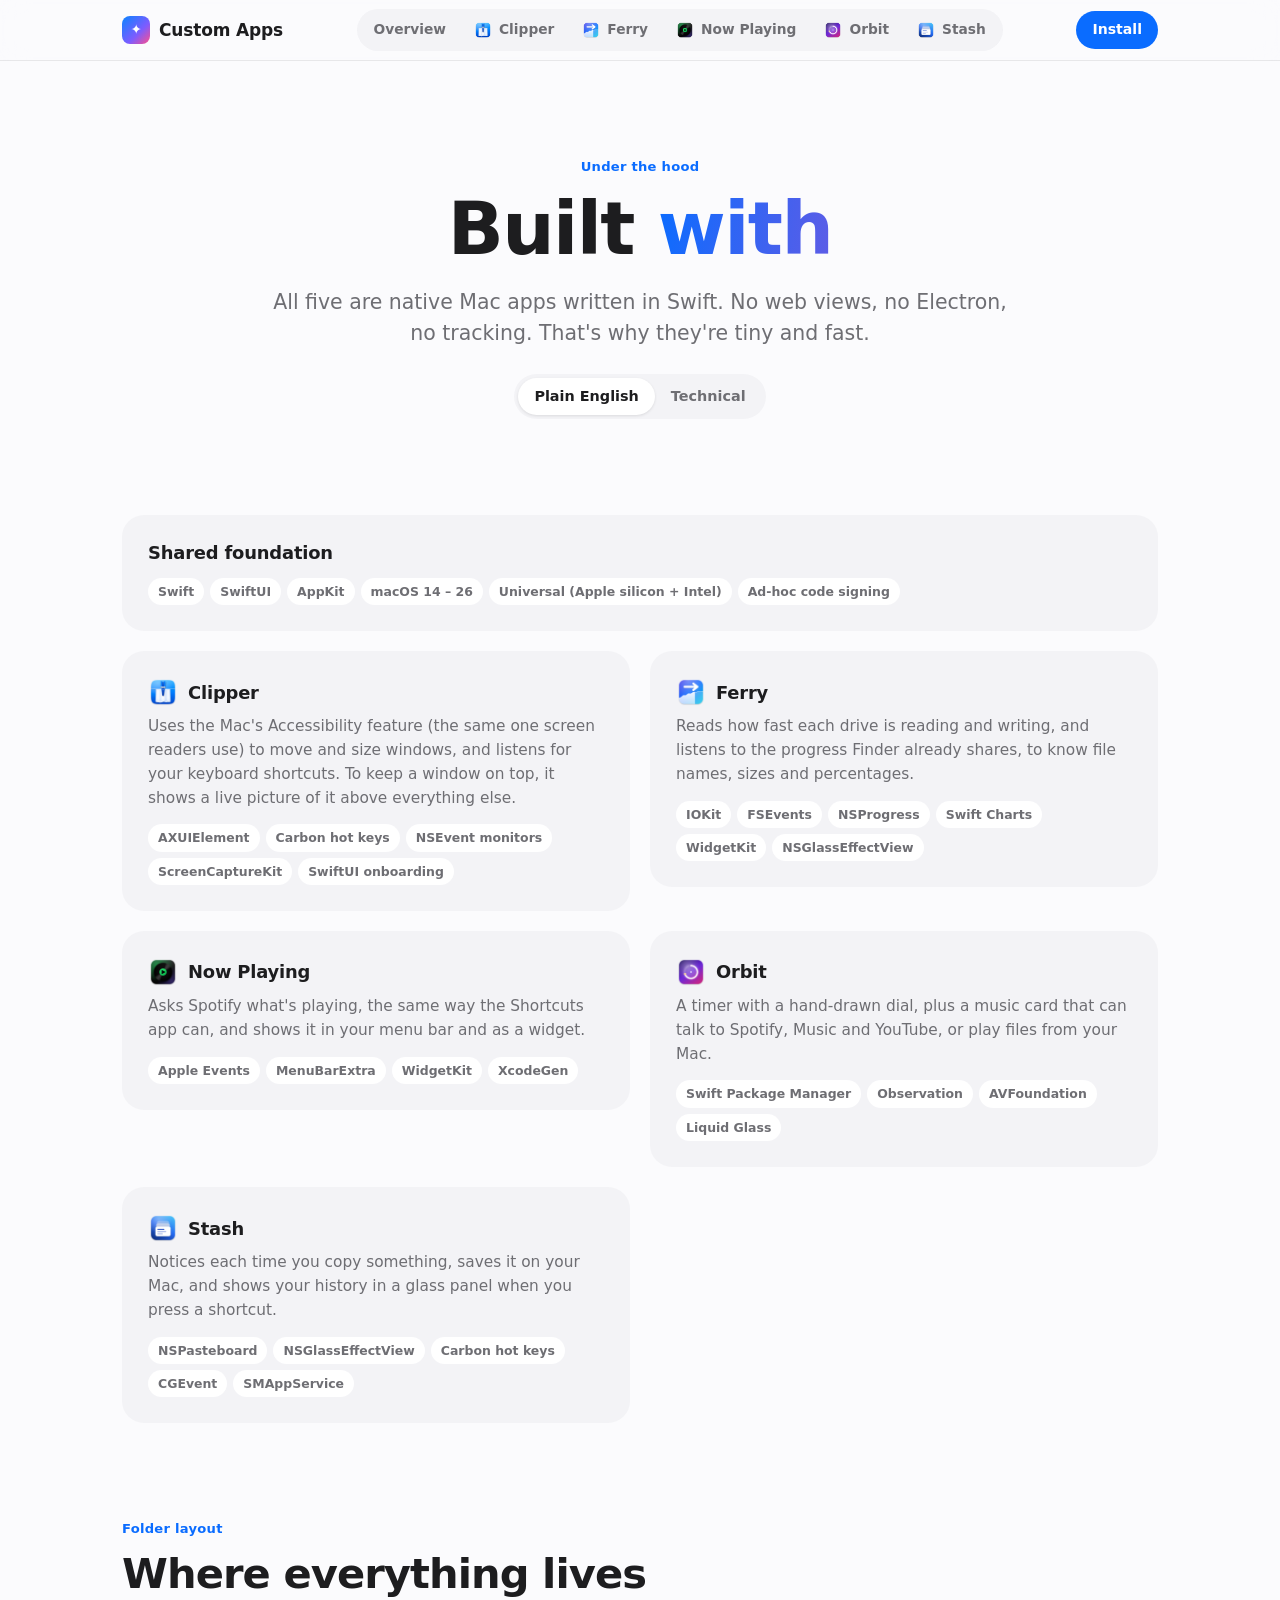
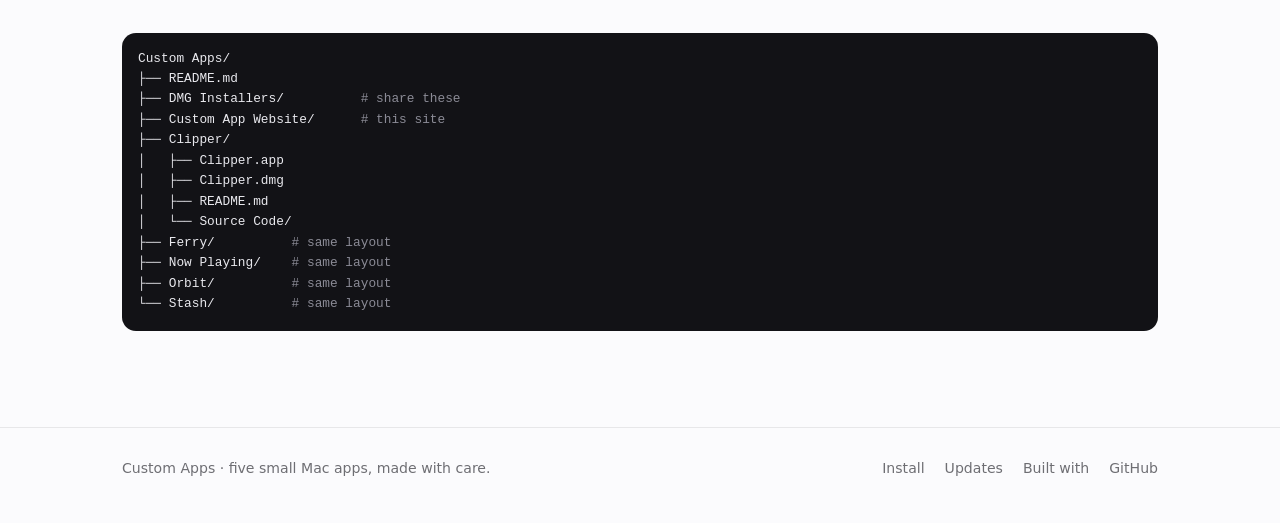
<file: built-with.html>
<!doctype html>
<meta charset="utf-8">
<title>Custom Apps</title>
<meta http-equiv="refresh" content="0; url=./#built-with">
<link rel="canonical" href="./#built-with">
<script>location.replace("./#built-with")</script>
<a href="./#built-with">Continue to Custom Apps</a>
</file>
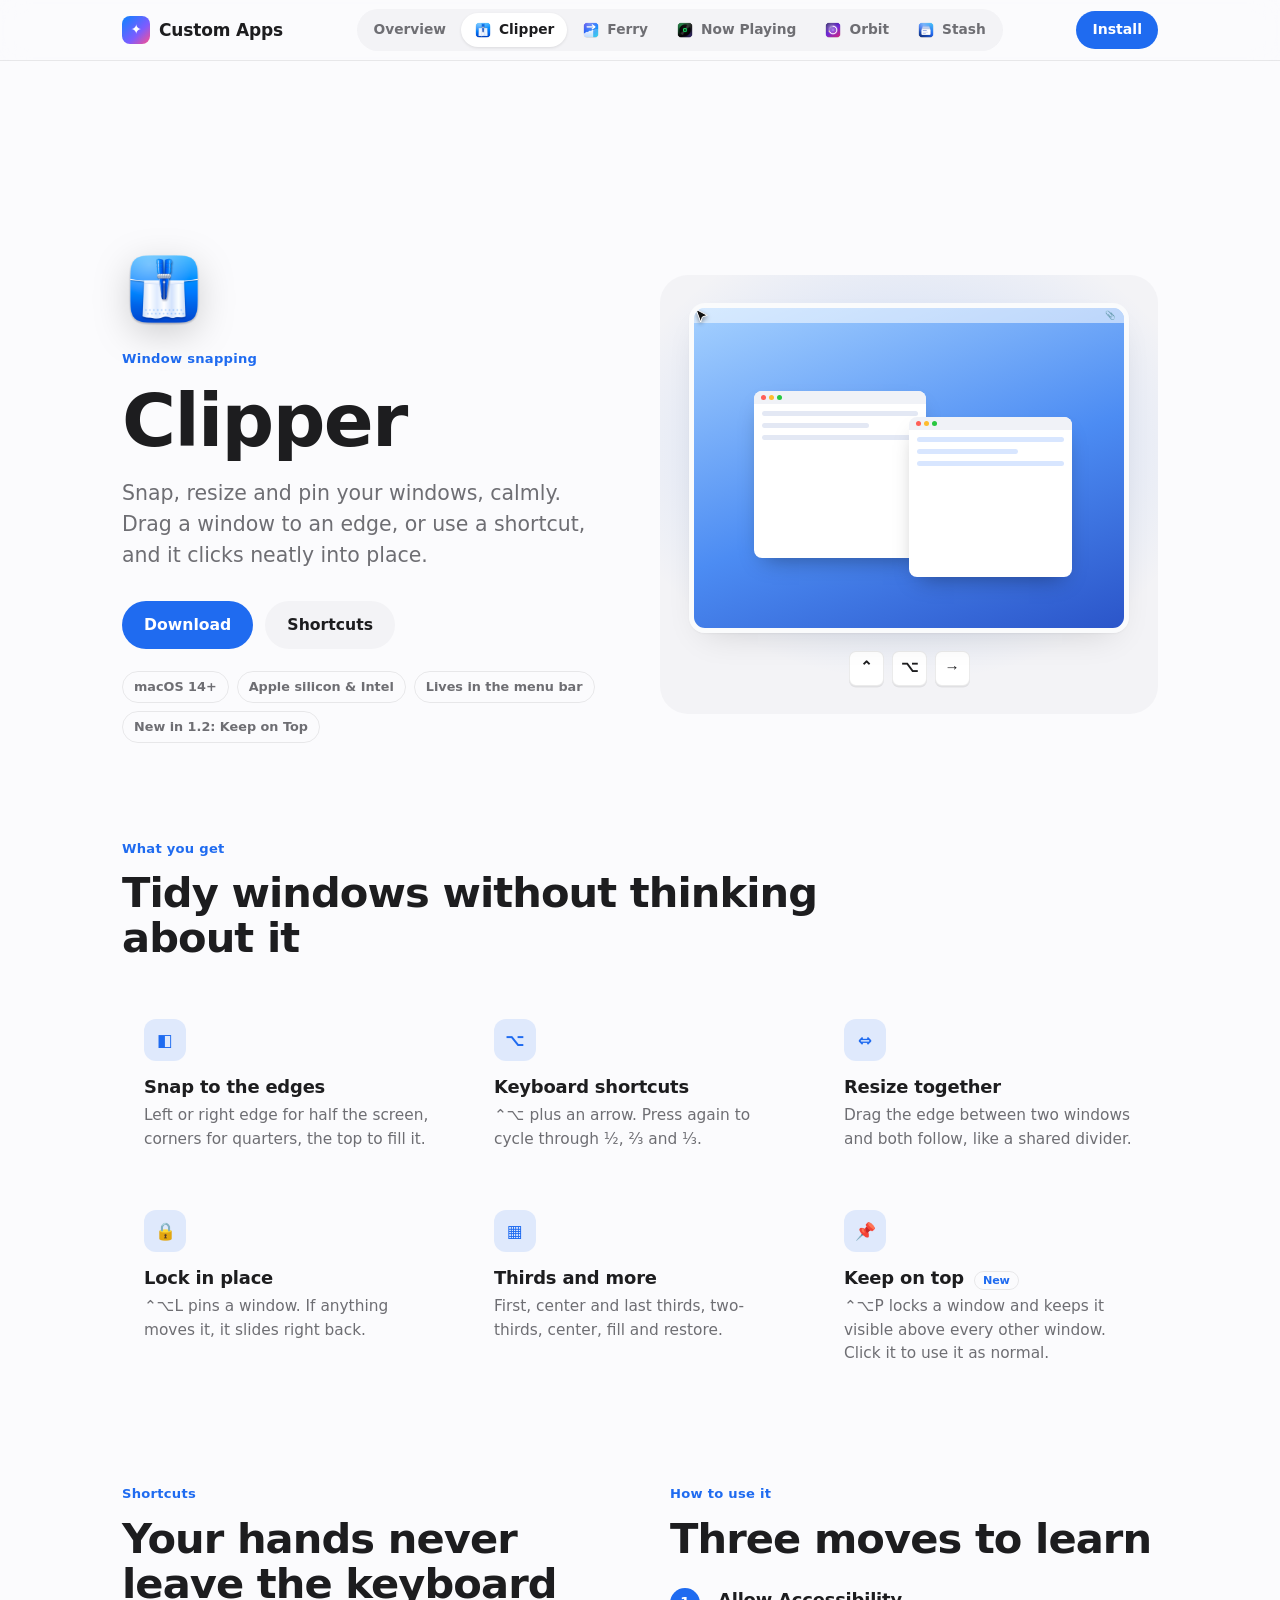
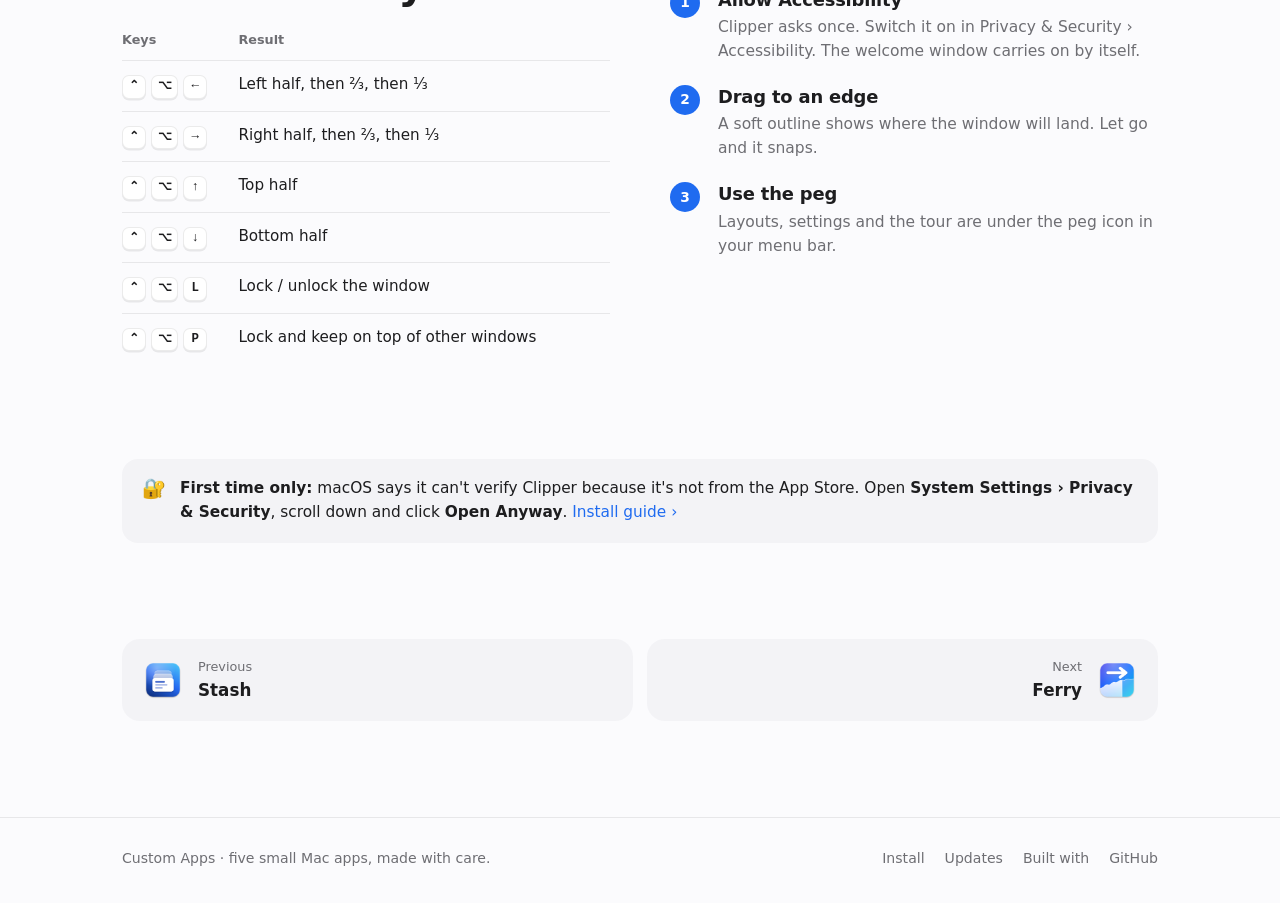
<file: clipper.html>
<!doctype html>
<meta charset="utf-8">
<title>Custom Apps</title>
<meta http-equiv="refresh" content="0; url=./#clipper">
<link rel="canonical" href="./#clipper">
<script>location.replace("./#clipper")</script>
<a href="./#clipper">Continue to Custom Apps</a>
</file>
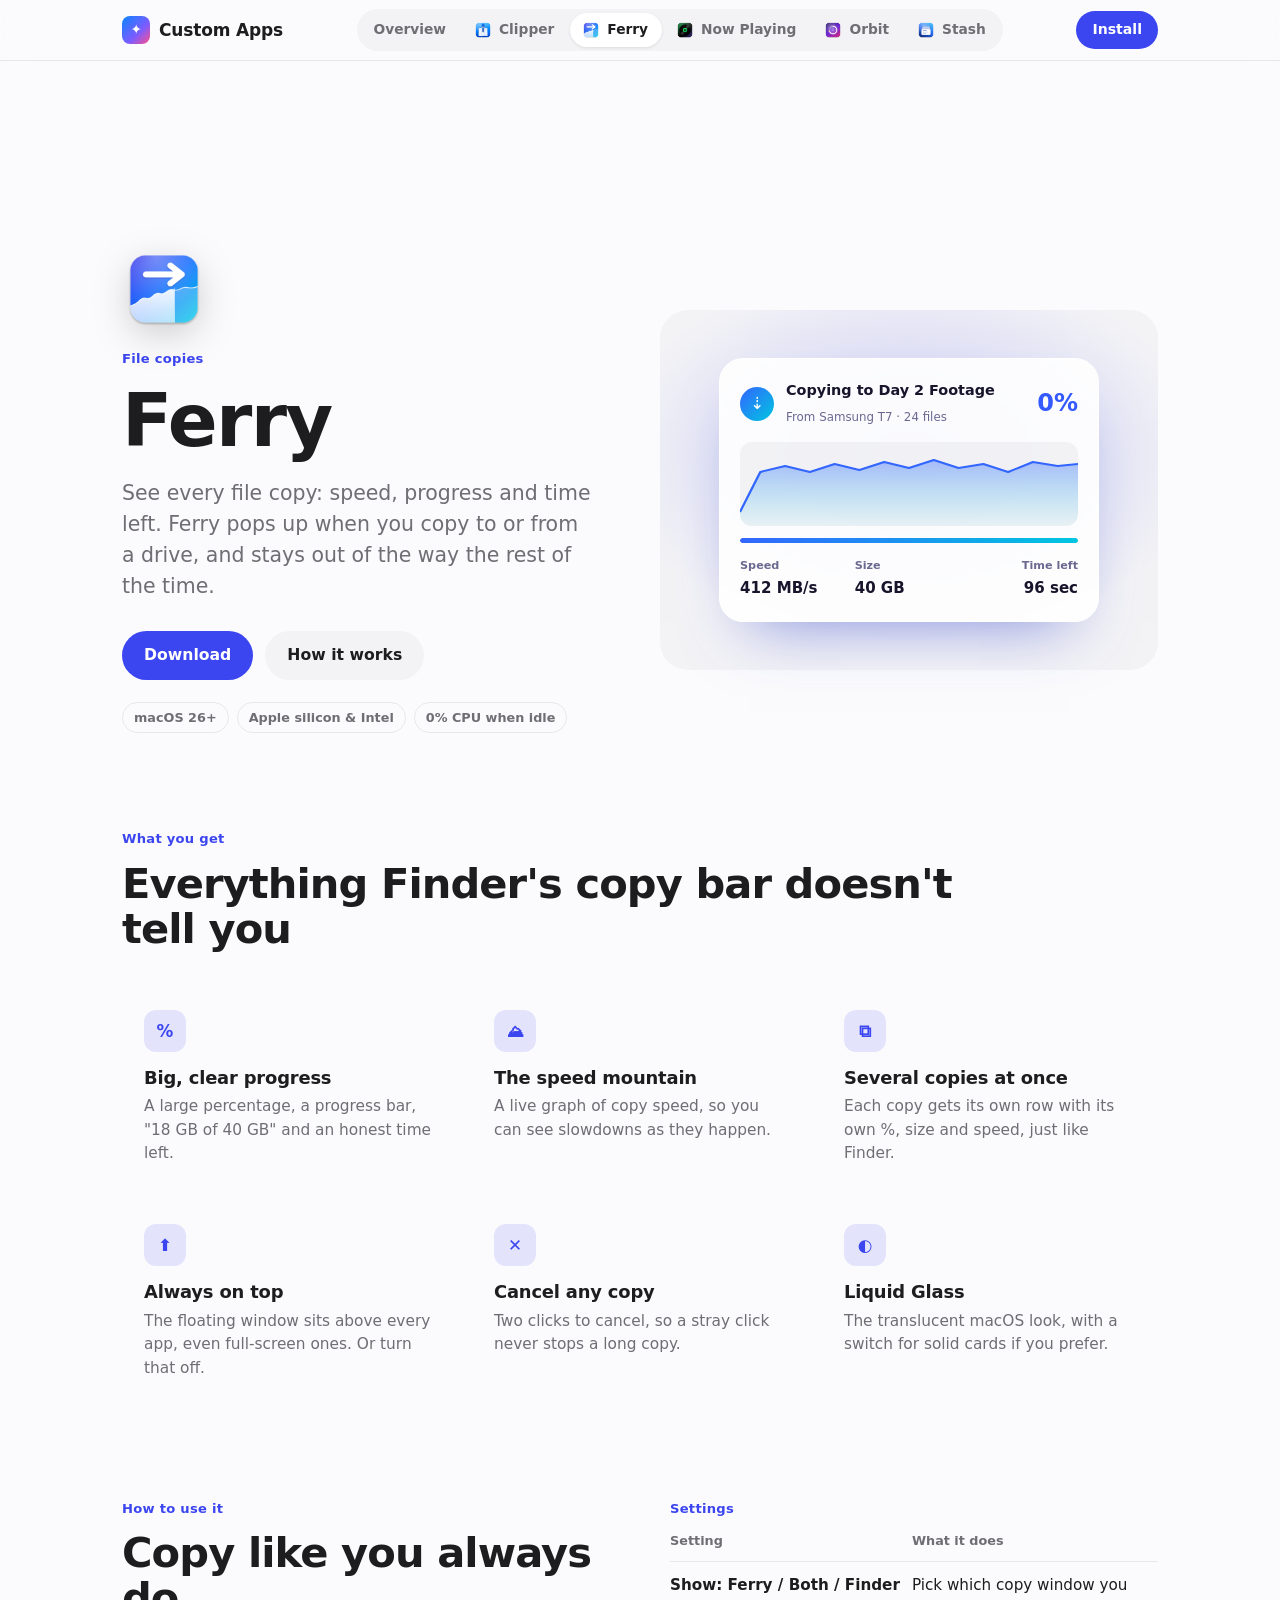
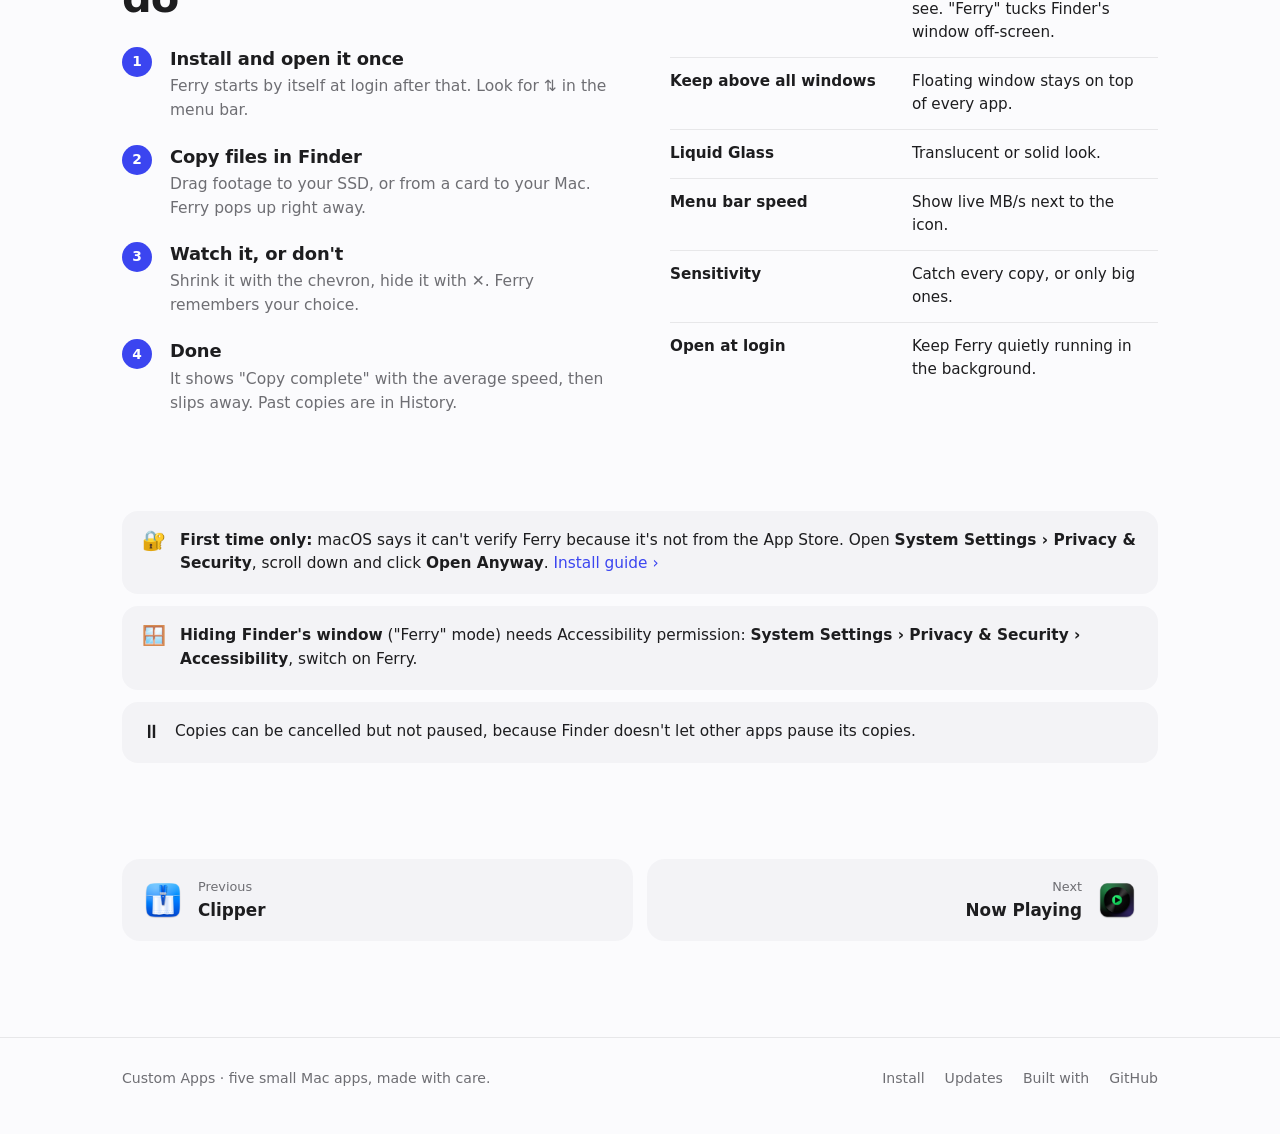
<file: ferry.html>
<!doctype html>
<meta charset="utf-8">
<title>Custom Apps</title>
<meta http-equiv="refresh" content="0; url=./#ferry">
<link rel="canonical" href="./#ferry">
<script>location.replace("./#ferry")</script>
<a href="./#ferry">Continue to Custom Apps</a>
</file>
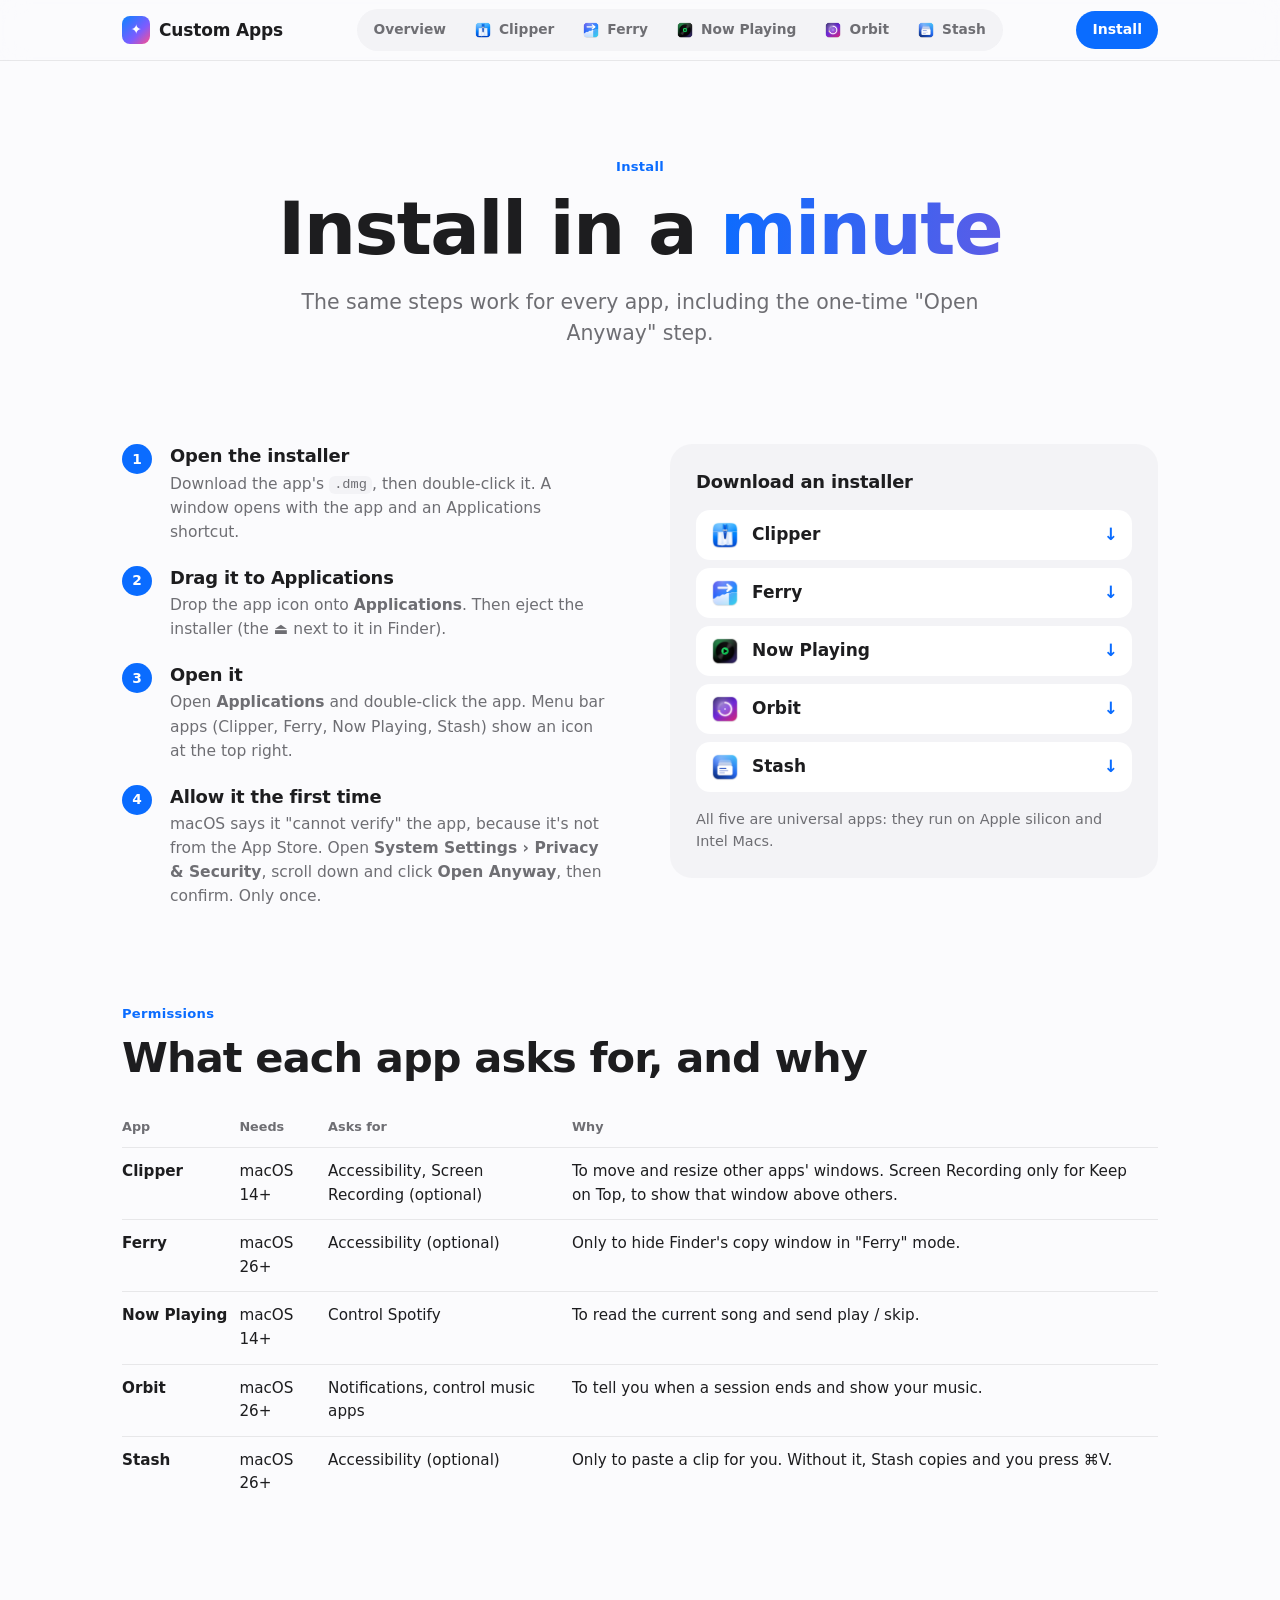
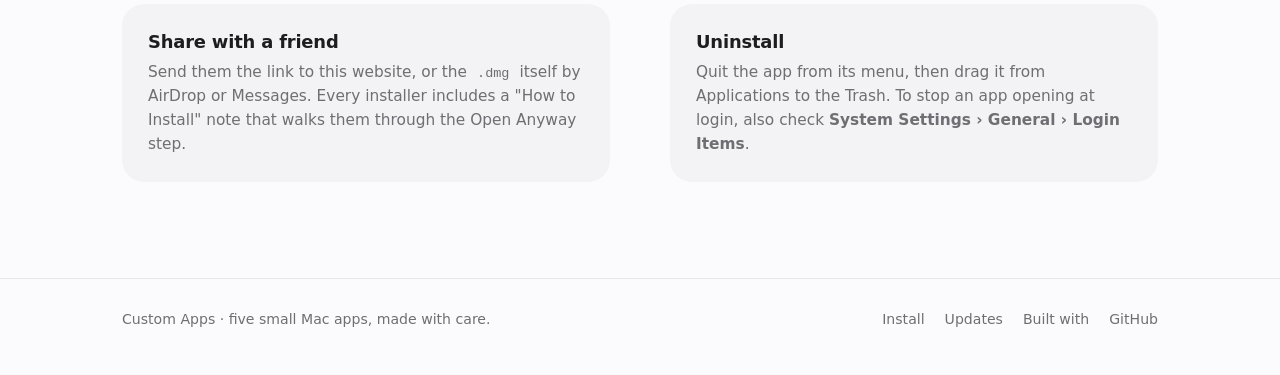
<file: install.html>
<!doctype html>
<meta charset="utf-8">
<title>Custom Apps</title>
<meta http-equiv="refresh" content="0; url=./#install">
<link rel="canonical" href="./#install">
<script>location.replace("./#install")</script>
<a href="./#install">Continue to Custom Apps</a>
</file>
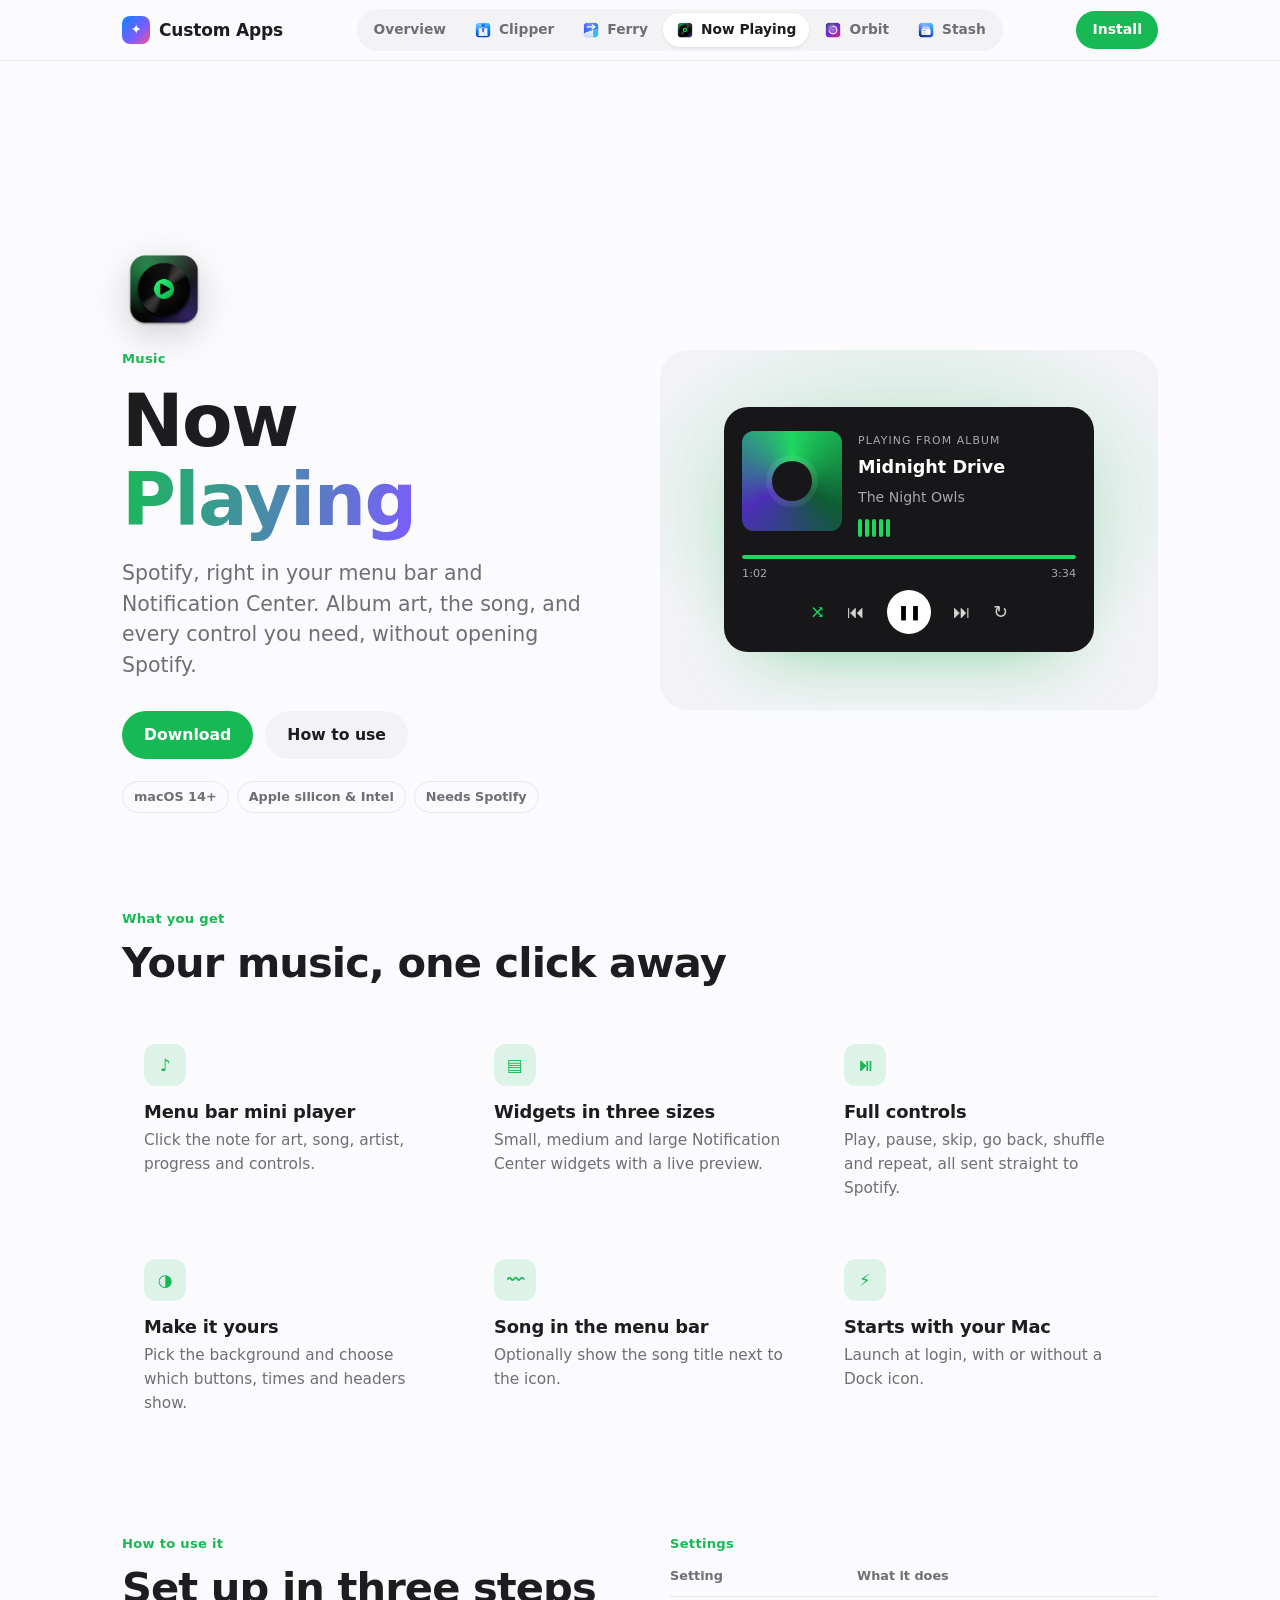
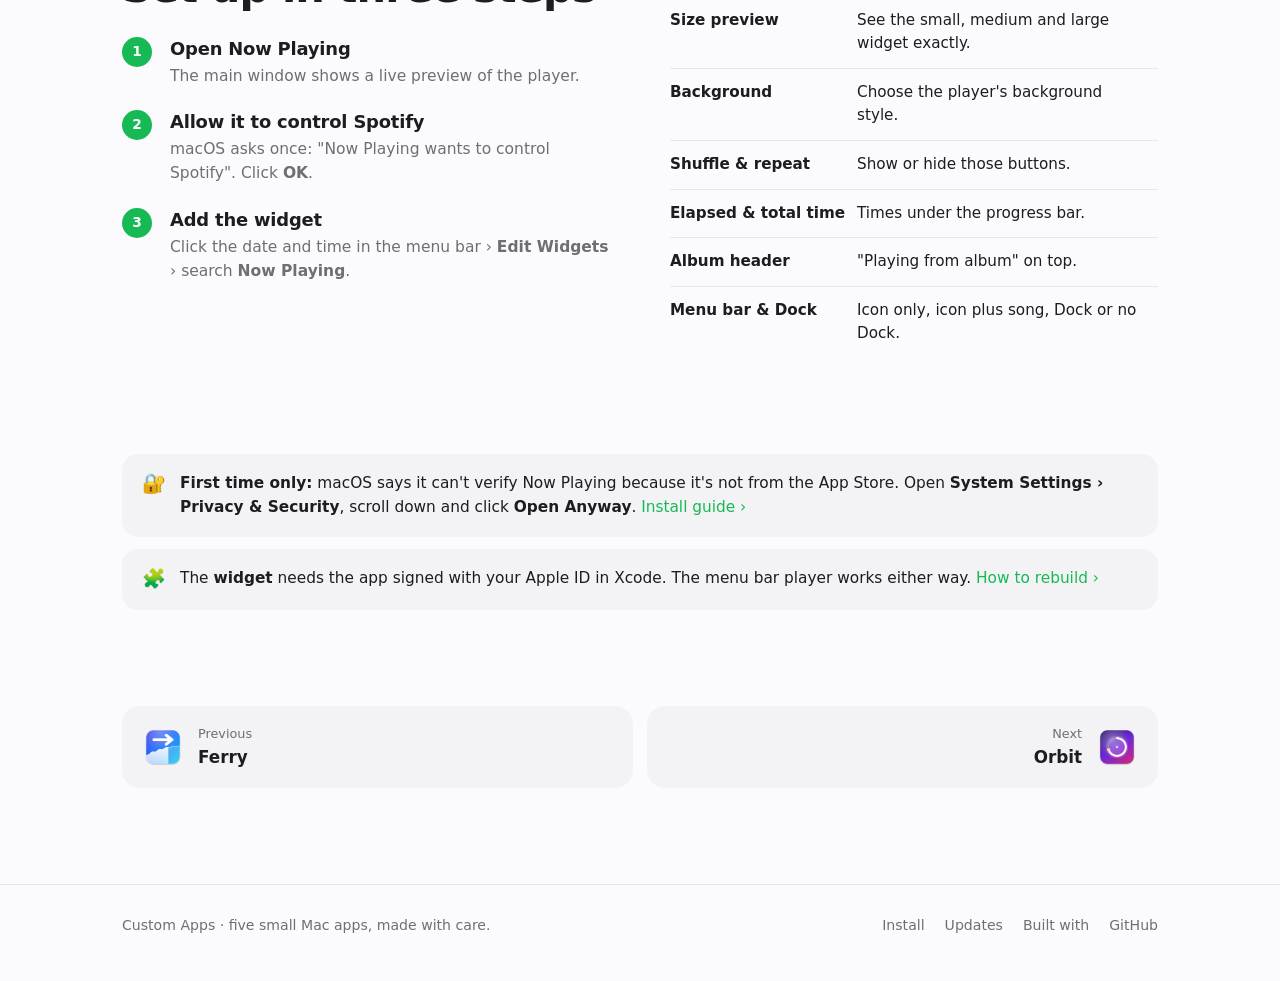
<file: now-playing.html>
<!doctype html>
<meta charset="utf-8">
<title>Custom Apps</title>
<meta http-equiv="refresh" content="0; url=./#now-playing">
<link rel="canonical" href="./#now-playing">
<script>location.replace("./#now-playing")</script>
<a href="./#now-playing">Continue to Custom Apps</a>
</file>
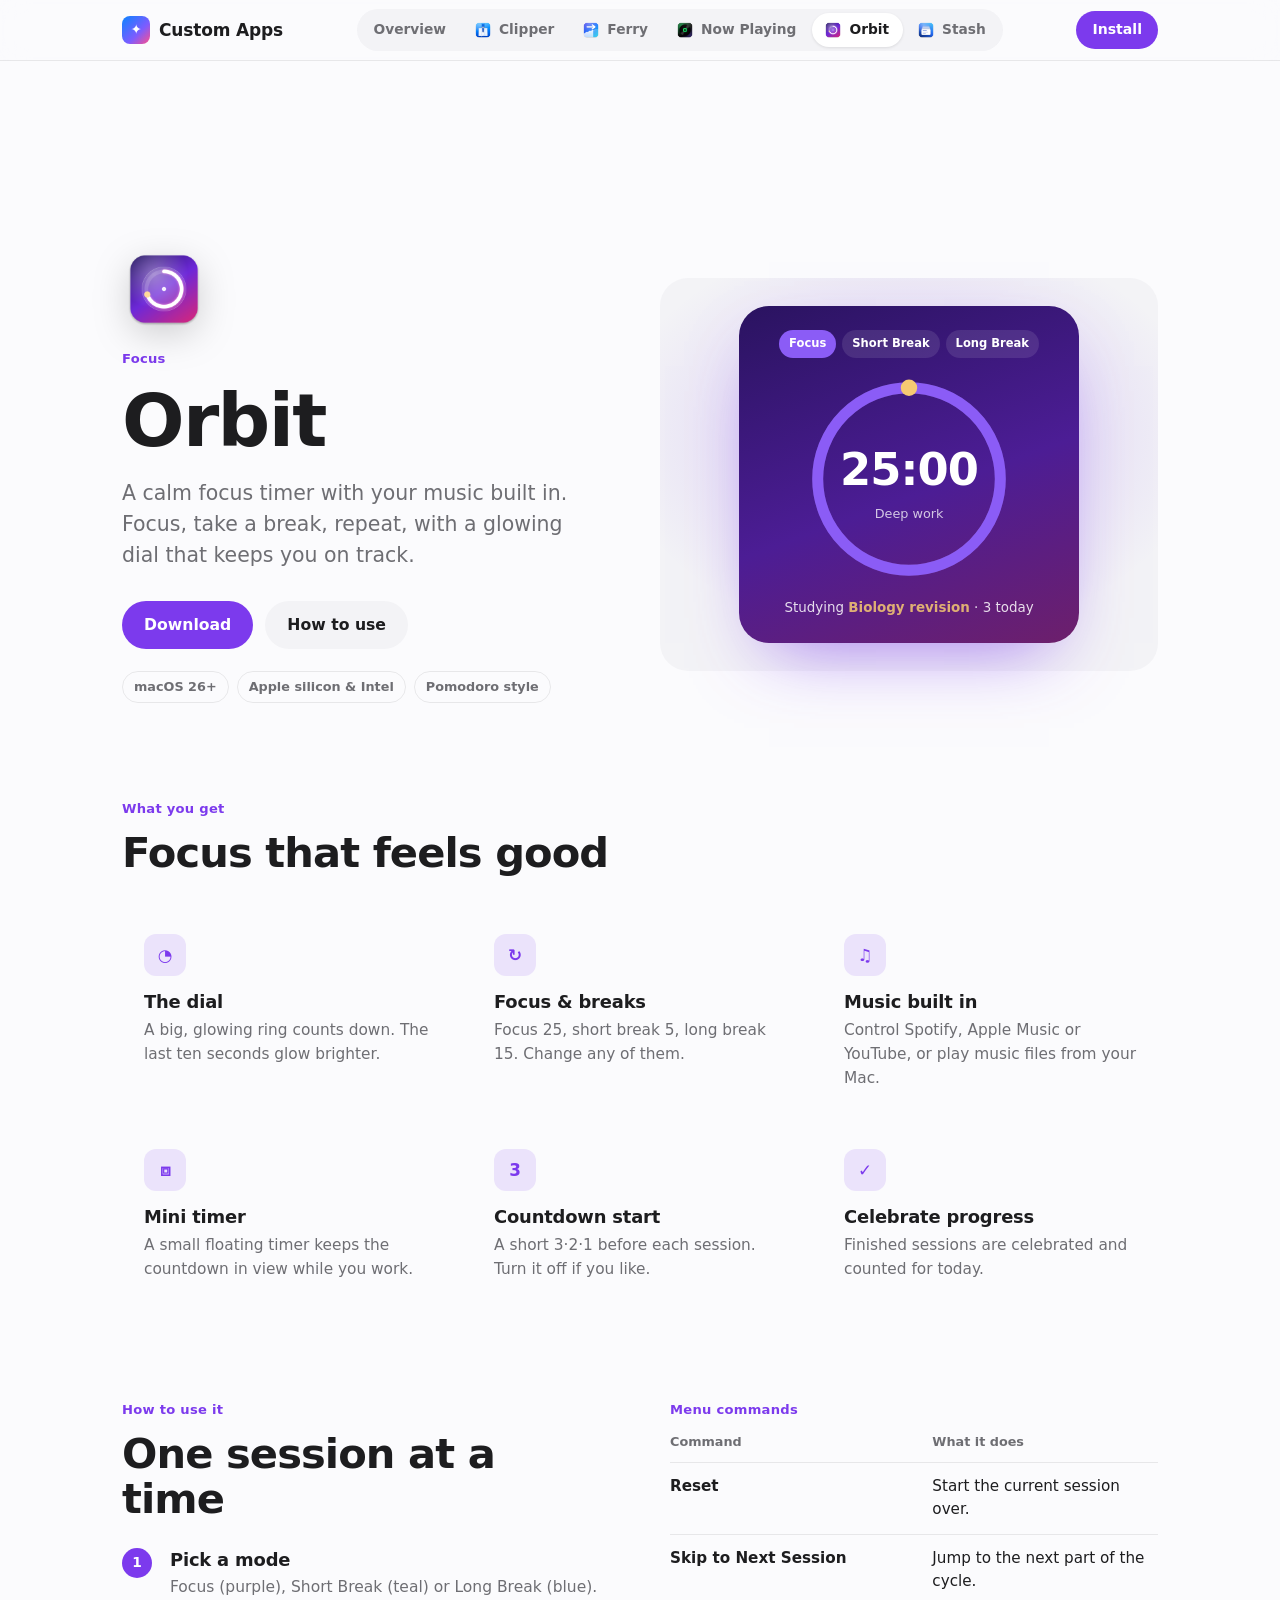
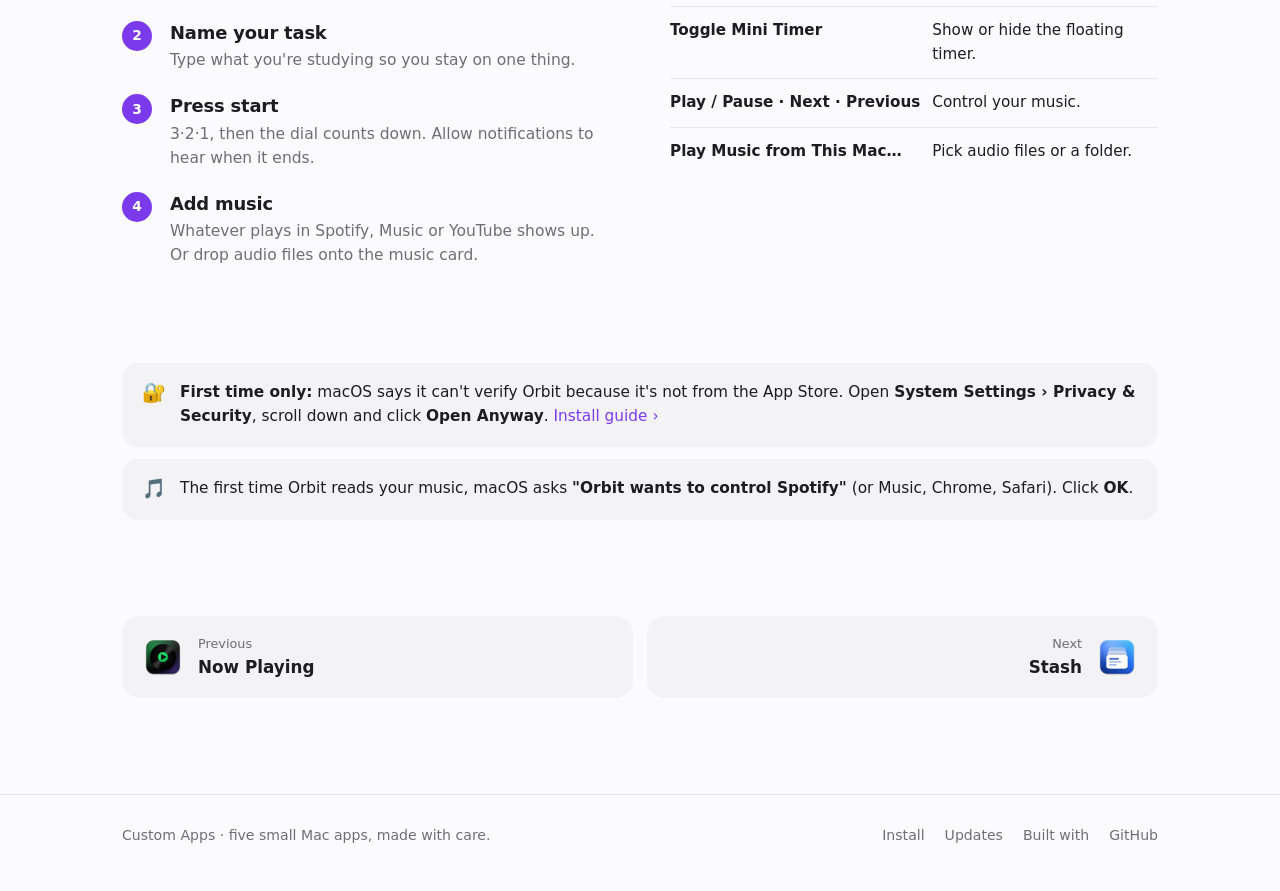
<file: orbit.html>
<!doctype html>
<meta charset="utf-8">
<title>Custom Apps</title>
<meta http-equiv="refresh" content="0; url=./#orbit">
<link rel="canonical" href="./#orbit">
<script>location.replace("./#orbit")</script>
<a href="./#orbit">Continue to Custom Apps</a>
</file>
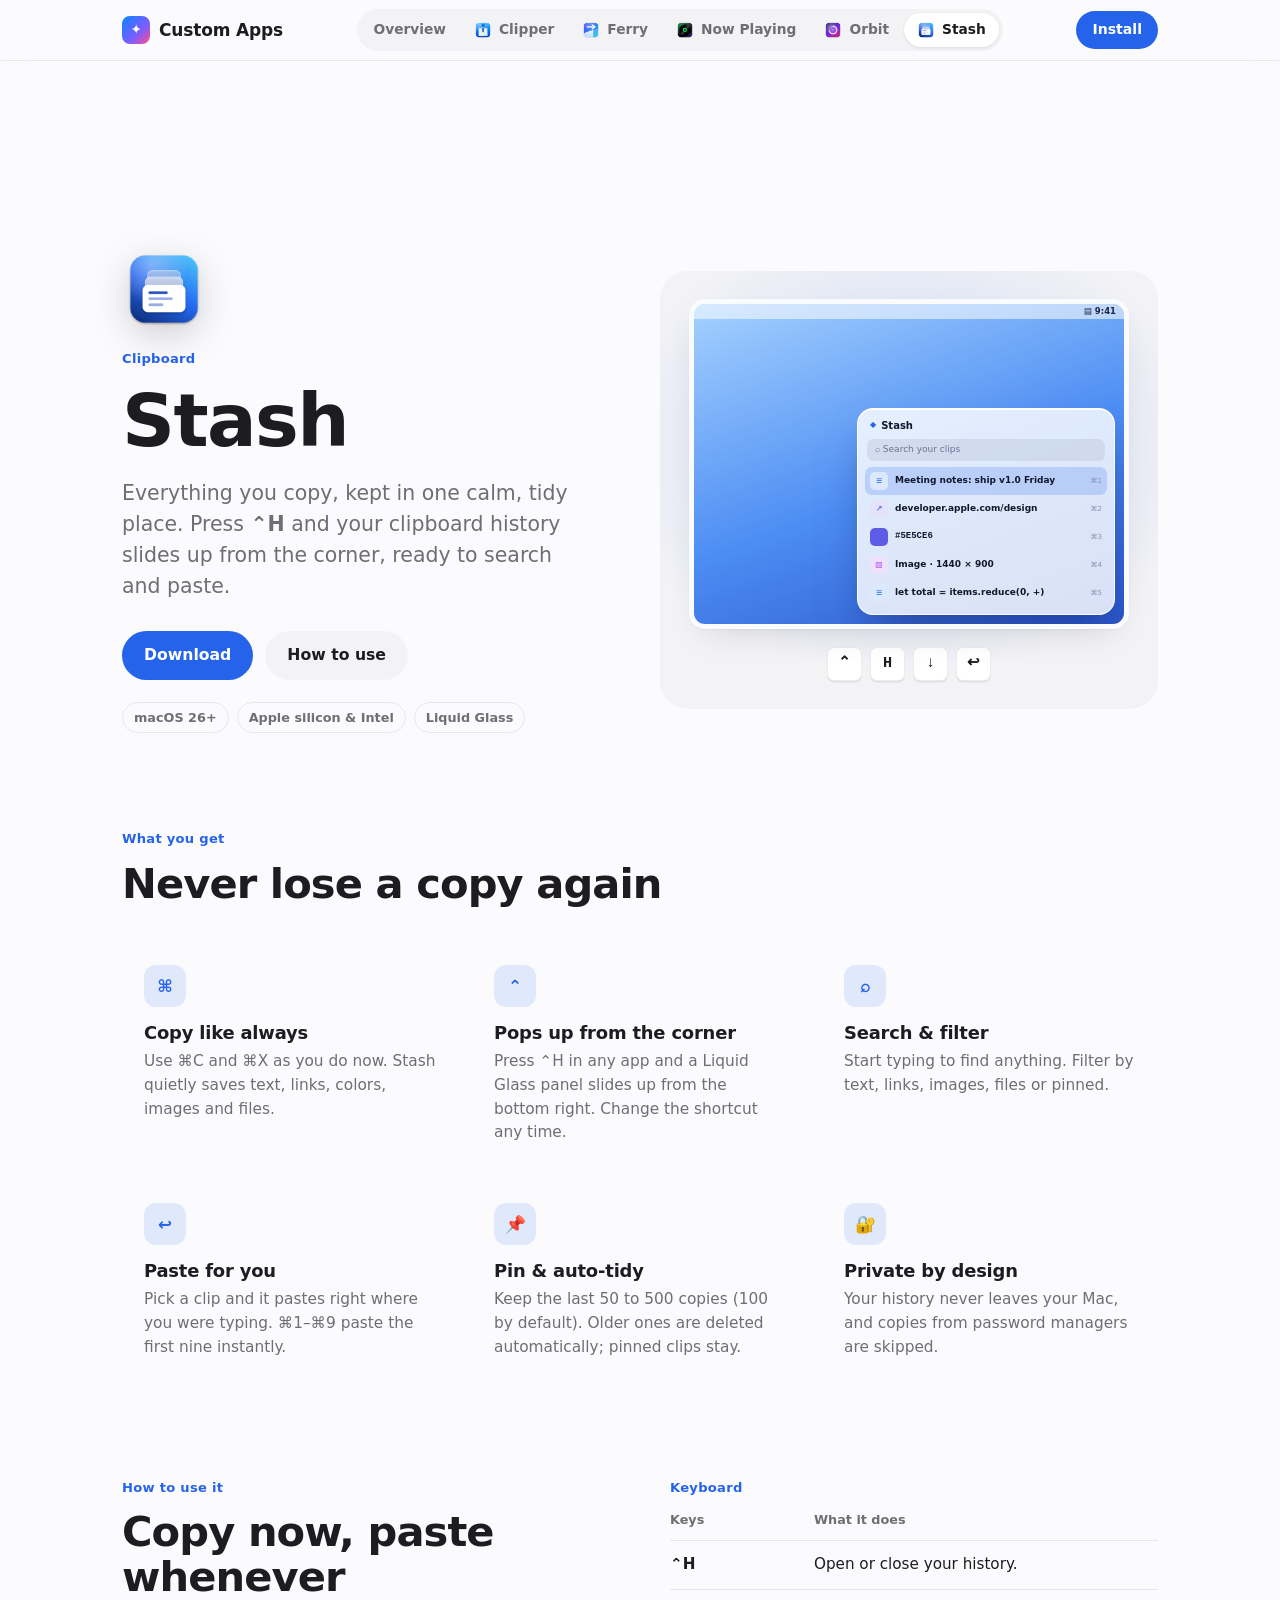
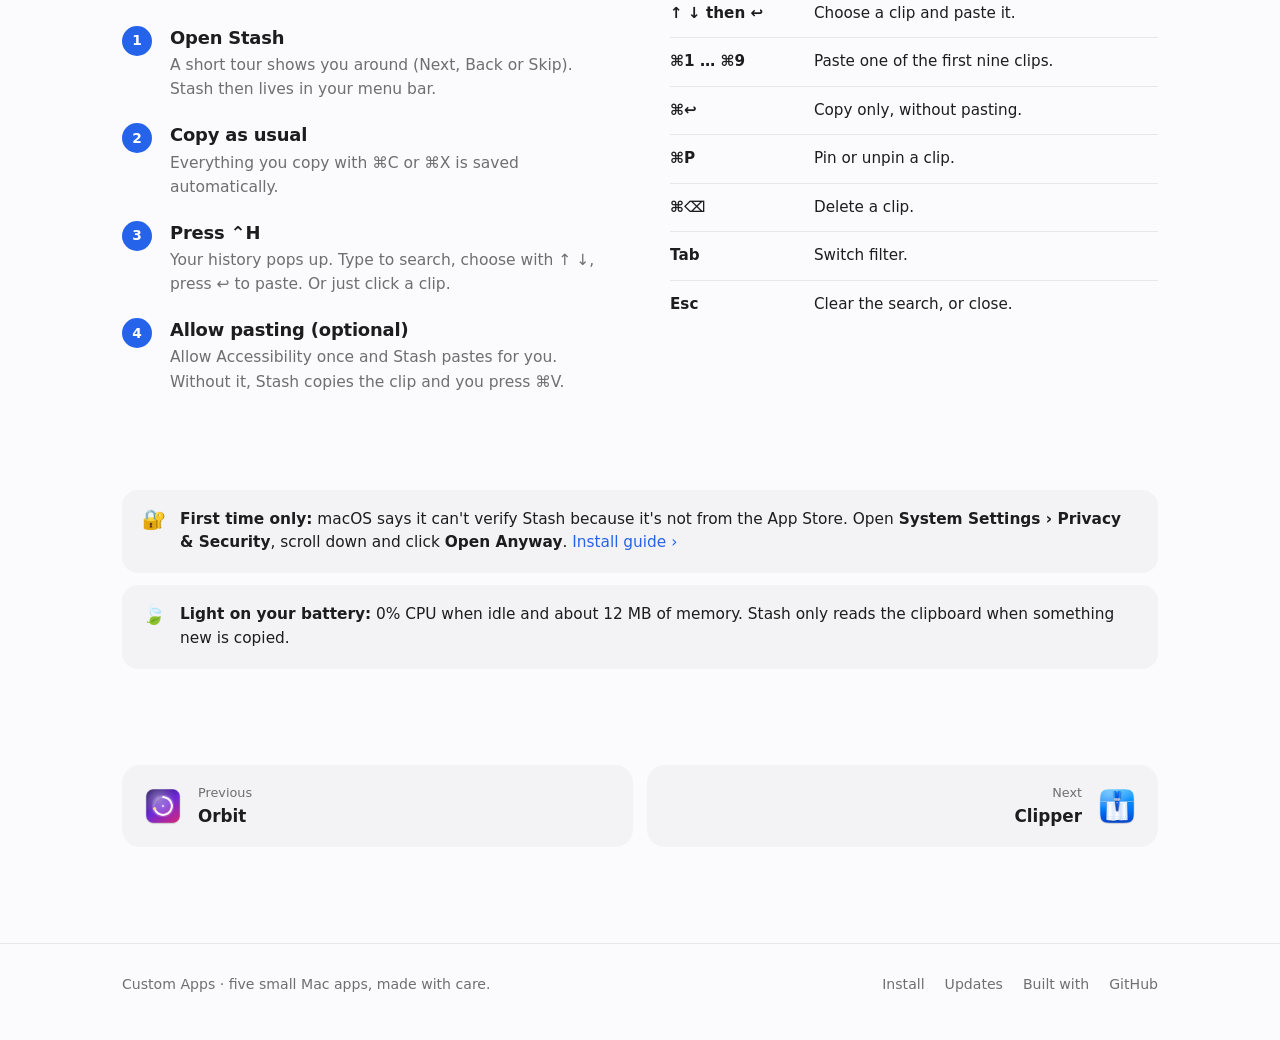
<file: stash.html>
<!doctype html>
<meta charset="utf-8">
<title>Custom Apps</title>
<meta http-equiv="refresh" content="0; url=./#stash">
<link rel="canonical" href="./#stash">
<script>location.replace("./#stash")</script>
<a href="./#stash">Continue to Custom Apps</a>
</file>
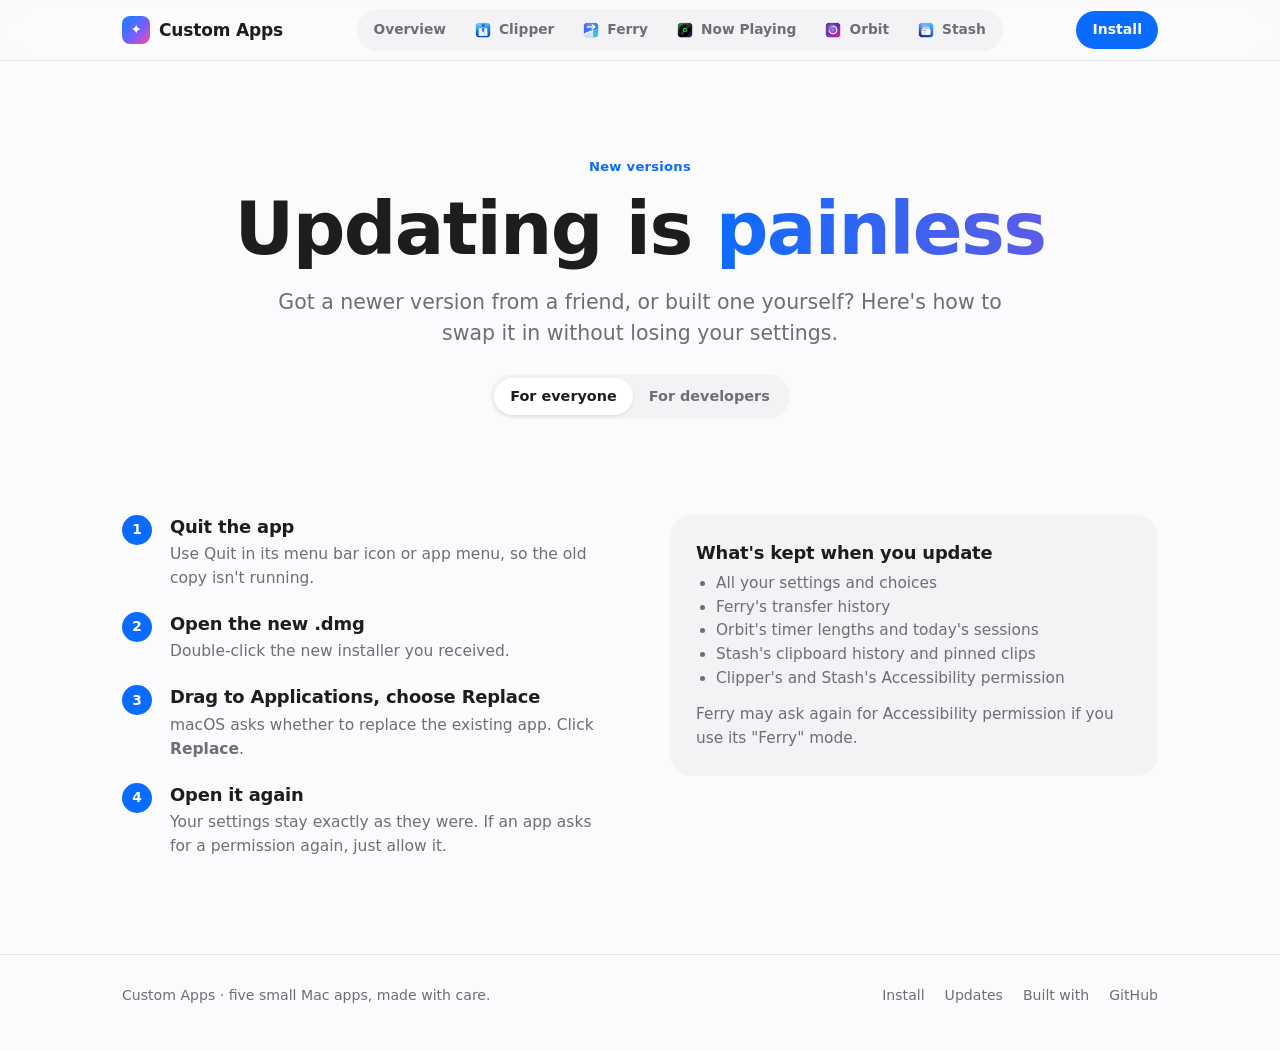
<file: updates.html>
<!doctype html>
<meta charset="utf-8">
<title>Custom Apps</title>
<meta http-equiv="refresh" content="0; url=./#updates">
<link rel="canonical" href="./#updates">
<script>location.replace("./#updates")</script>
<a href="./#updates">Continue to Custom Apps</a>
</file>
<file: assets/site.css>
/* Custom Apps: one page, light on the browser.
   Every animation here moves only transform / opacity (or a tiny contained box),
   and runs only while it's on screen. */

:root {
  --bg: #fbfbfd;
  --bg2: #f3f3f6;
  --surface: #ffffff;
  --text: #1d1d1f;
  --muted: #6e6e73;
  --line: rgba(0, 0, 0, 0.08);
  --accent: #0a6cff;
  --accent2: #5e5ce6;
  --shadow: 0 1px 2px rgba(0, 0, 0, 0.04), 0 14px 34px -16px rgba(0, 0, 0, 0.16);
  --ease: cubic-bezier(0.22, 1, 0.36, 1);
  --r: 22px;
  --font: -apple-system, BlinkMacSystemFont, "SF Pro Text", "Inter", "Segoe UI", Roboto, system-ui, sans-serif;
  --mono: ui-monospace, "SF Mono", Menlo, Consolas, monospace;
  color-scheme: light dark;
}
@media (prefers-color-scheme: dark) {
  :root {
    --bg: #0b0b0d;
    --bg2: #141417;
    --surface: #1b1b1f;
    --text: #f5f5f7;
    --muted: #a1a1a6;
    --line: rgba(255, 255, 255, 0.1);
    --shadow: 0 1px 2px rgba(0, 0, 0, 0.3), 0 18px 40px -18px rgba(0, 0, 0, 0.7);
  }
}

[data-app="clipper"] { --accent: #1f6bf0; --accent2: #38bdf8; }
[data-app="ferry"] { --accent: #3b45f0; --accent2: #00b8d9; }
[data-app="now-playing"] { --accent: #17b955; --accent2: #7c5cff; }
[data-app="orbit"] { --accent: #7c3aed; --accent2: #db2777; }
[data-app="stash"] { --accent: #2563eb; --accent2: #38bdf8; }

*, *::before, *::after { box-sizing: border-box; }
html { -webkit-text-size-adjust: 100%; scroll-padding-top: 76px; }
body {
  margin: 0; background: var(--bg); color: var(--text); font-family: var(--font);
  font-size: 17px; line-height: 1.55; -webkit-font-smoothing: antialiased; text-rendering: optimizeLegibility;
}
img { display: block; max-width: 100%; height: auto; }
a { color: var(--accent); text-decoration: none; }
a:hover { text-decoration: underline; text-underline-offset: 3px; }
h1, h2, h3 { margin: 0; letter-spacing: -0.022em; line-height: 1.08; }
h1 { font-size: clamp(2.6rem, 6.4vw, 4.6rem); font-weight: 700; }
h2 { font-size: clamp(1.8rem, 3.6vw, 2.6rem); font-weight: 700; }
h3 { font-size: 1.12rem; font-weight: 650; letter-spacing: -0.01em; line-height: 1.3; }
p { margin: 0; }
code, kbd, pre { font-family: var(--mono); }
code { font-size: 0.88em; background: var(--bg2); padding: 0.1em 0.38em; border-radius: 6px; }
kbd {
  display: inline-grid; place-items: center; min-width: 1.9em; height: 1.9em; padding: 0 0.45em;
  font-size: 0.82em; font-weight: 600; border-radius: 7px; background: var(--surface);
  border: 1px solid var(--line); box-shadow: 0 1.5px 0 var(--line);
}

.wrap { width: min(1080px, 100%); margin: 0 auto; padding: 0 22px; }
.muted { color: var(--muted); }
.lead { font-size: clamp(1.08rem, 1.7vw, 1.28rem); color: var(--muted); line-height: 1.5; max-width: 36em; }
.eyebrow { font-size: 0.82rem; font-weight: 650; color: var(--accent); letter-spacing: 0.02em; margin-bottom: 12px; }
.grad { background: linear-gradient(100deg, var(--accent), var(--accent2)); -webkit-background-clip: text; background-clip: text; color: transparent; }
.center { text-align: center; }
.center .lead { margin-left: auto; margin-right: auto; }
section { padding: clamp(56px, 8vw, 96px) 0; }
section + section { padding-top: 0; }

/* ---------- Navigation ---------- */
.nav {
  position: sticky; top: 0; z-index: 50; view-transition-name: nav;
  background: color-mix(in srgb, var(--bg) 82%, transparent);
  -webkit-backdrop-filter: saturate(180%) blur(14px); backdrop-filter: saturate(180%) blur(14px);
  border-bottom: 1px solid var(--line);
}
.nav .wrap { display: flex; align-items: center; gap: 16px; height: 60px; }
.brand { display: flex; align-items: center; gap: 9px; font-weight: 700; color: var(--text); letter-spacing: -0.01em; flex-shrink: 0; }
.brand:hover { text-decoration: none; }
.brand-mark {
  width: 28px; height: 28px; border-radius: 8px; display: grid; place-items: center; color: #fff; font-size: 0.85rem;
  background: linear-gradient(135deg, #0a84ff, #7c5cff 60%, #ff4f8b);
}
.tabs {
  position: relative; display: flex; gap: 2px; margin: 0 auto; padding: 4px; border-radius: 999px;
  background: var(--bg2); overflow-x: auto; scrollbar-width: none; overscroll-behavior-x: contain;
}
.tabs::-webkit-scrollbar { display: none; }
.tabs a {
  position: relative; z-index: 1; display: flex; align-items: center; gap: 7px; padding: 6px 13px; border-radius: 999px;
  font-size: 0.86rem; font-weight: 550; color: var(--muted); white-space: nowrap; transition: color 0.25s;
}
.tabs a:hover { color: var(--text); text-decoration: none; }
.tabs a[aria-current="page"] { color: var(--text); }
.tabs img { width: 18px; height: 18px; }
.tab-pill {
  position: absolute; z-index: 0; top: 4px; left: 0; height: calc(100% - 8px); width: 0; border-radius: 999px;
  background: var(--surface); box-shadow: 0 1px 3px rgba(0, 0, 0, 0.1);
  transition: transform 0.45s var(--ease), width 0.45s var(--ease);
}
.nav-cta { flex-shrink: 0; }
@media (max-width: 860px) {
  .nav .wrap { flex-wrap: wrap; height: auto; padding-top: 10px; padding-bottom: 10px; row-gap: 10px; }
  .tabs { order: 3; width: 100%; margin: 0; }
  .nav-cta { margin-left: auto; }
}

/* ---------- Buttons ---------- */
.btns { display: flex; flex-wrap: wrap; gap: 12px; align-items: center; margin-top: 30px; }
.center .btns { justify-content: center; }
.btn {
  display: inline-flex; align-items: center; gap: 8px; padding: 12px 22px; border-radius: 999px; border: 0;
  font: inherit; font-size: 0.98rem; font-weight: 600; cursor: pointer; transition: transform 0.2s var(--ease), filter 0.2s, background 0.2s;
}
.btn:hover { text-decoration: none; }
.btn:active { transform: scale(0.97); }
.btn-primary { background: var(--accent); color: #fff; }
.btn-primary:hover { filter: brightness(1.08); }
.btn-soft { background: var(--bg2); color: var(--text); }
.btn-soft:hover { background: color-mix(in srgb, var(--bg2) 80%, var(--text) 8%); }
.btn-sm { padding: 8px 16px; font-size: 0.88rem; }
.link-more { font-weight: 600; display: inline-flex; gap: 4px; align-items: center; }
.link-more span { transition: transform 0.25s var(--ease); }
.link-more:hover span, .card-app:hover .link-more span { transform: translateX(3px); }
.chips { display: flex; flex-wrap: wrap; gap: 8px; margin-top: 22px; }
.chip { font-size: 0.8rem; font-weight: 550; color: var(--muted); padding: 5px 11px; border-radius: 999px; border: 1px solid var(--line); }

/* ---------- Views & transitions ---------- */
main { view-transition-name: main; }
.js .view:not(.active) { display: none; }
.view.enter { animation: view-in 0.42s var(--ease); }
@keyframes view-in { from { opacity: 0; transform: translateY(10px); } }
::view-transition-old(main) { animation: vt-out 0.18s ease-in both; }
::view-transition-new(main) { animation: vt-in 0.42s var(--ease) both; }
@keyframes vt-out { to { opacity: 0; transform: translateY(-6px); } }
@keyframes vt-in { from { opacity: 0; transform: translateY(12px); } }

/* Scroll reveal */
.js .rv { opacity: 0; transform: translateY(18px); transition: opacity 0.7s var(--ease), transform 0.7s var(--ease); transition-delay: calc(var(--d, 0) * 70ms); }
.js .rv.in { opacity: 1; transform: none; }
.js .rv.now { transition: none; }

/* ---------- Home ---------- */
.hero { padding-top: clamp(64px, 10vw, 120px); text-align: center; }
.hero h1 { font-size: clamp(2.8rem, 8vw, 5.6rem); }
.hero .lead { margin: 22px auto 0; }
.hero .btns { justify-content: center; }
.dock {
  display: inline-flex; gap: clamp(10px, 2.6vw, 22px); margin-top: clamp(44px, 6vw, 64px); padding: 14px clamp(14px, 2.6vw, 22px);
  border-radius: 30px; background: color-mix(in srgb, var(--surface) 70%, transparent); border: 1px solid var(--line); box-shadow: var(--shadow);
}
.dock a { display: block; width: clamp(50px, 10vw, 84px); transition: transform 0.35s var(--ease); }
.dock a:hover { transform: translateY(-8px) scale(1.08); }
.dock img { filter: drop-shadow(0 8px 12px rgba(0, 0, 0, 0.18)); }
.dock .bob { animation: bob 5s ease-in-out infinite; animation-delay: calc(var(--i) * -1s); }
@keyframes bob { 50% { transform: translateY(-5px); } }

.bento { display: grid; grid-template-columns: repeat(6, minmax(0, 1fr)); gap: 18px; margin-top: 44px; }
.bento > :nth-child(-n + 2) { grid-column: span 3; }
.bento > :nth-child(n + 3) { grid-column: span 2; }
@media (max-width: 900px) { .bento { grid-template-columns: 1fr 1fr; } .bento > * { grid-column: auto !important; } .bento > :last-child { grid-column: 1 / -1 !important; } }
@media (max-width: 600px) { .bento { grid-template-columns: 1fr; } }
.card-app {
  position: relative; display: flex; flex-direction: column; gap: 10px; min-height: 250px; padding: 28px; border-radius: var(--r);
  color: var(--text); overflow: hidden; isolation: isolate;
  background: linear-gradient(160deg, color-mix(in srgb, var(--accent) 13%, var(--surface)), var(--surface) 70%);
  border: 1px solid var(--line); transition: transform 0.4s var(--ease), box-shadow 0.4s var(--ease);
}
.card-app:hover { text-decoration: none; transform: translateY(-4px); box-shadow: var(--shadow); }
.card-app img { width: 64px; margin-bottom: 8px; filter: drop-shadow(0 8px 12px rgba(0, 0, 0, 0.16)); }
.card-app h3 { font-size: 1.5rem; }
.card-app p { color: var(--muted); font-size: 0.98rem; max-width: 34ch; }
.card-app .link-more { margin-top: auto; padding-top: 10px; color: var(--accent); }
.card-app .tag { position: absolute; top: 24px; right: 24px; font-size: 0.74rem; font-weight: 650; color: var(--accent); }

.stats { display: grid; grid-template-columns: repeat(4, 1fr); gap: 10px; padding: 32px; border-radius: var(--r); background: var(--bg2); text-align: center; }
.stats b { display: block; font-size: clamp(1.8rem, 4vw, 2.6rem); letter-spacing: -0.03em; }
.stats span { color: var(--muted); font-size: 0.9rem; }
@media (max-width: 640px) { .stats { grid-template-columns: 1fr 1fr; row-gap: 22px; } }

/* ---------- Generic blocks ---------- */
.grid2 { display: grid; grid-template-columns: 1fr 1fr; gap: clamp(28px, 5vw, 60px); align-items: start; }
.grid3 { display: grid; grid-template-columns: repeat(3, 1fr); gap: 30px 34px; }
@media (max-width: 860px) { .grid2 { grid-template-columns: 1fr; } .grid3 { grid-template-columns: 1fr 1fr; } }
@media (max-width: 560px) { .grid3 { grid-template-columns: 1fr; } }
.sec-head { margin-bottom: 36px; }
.sec-head h2 { max-width: 20em; }

.feat .ico {
  width: 42px; height: 42px; border-radius: 12px; display: grid; place-items: center; margin-bottom: 14px;
  font-size: 1.05rem; font-weight: 700; color: var(--accent); background: color-mix(in srgb, var(--accent) 12%, transparent);
}
.feat p { color: var(--muted); font-size: 0.96rem; margin-top: 6px; }

.steps { counter-reset: s; display: grid; gap: 22px; }
.step { display: grid; grid-template-columns: 34px 1fr; gap: 14px; }
.step::before {
  counter-increment: s; content: counter(s); width: 30px; height: 30px; border-radius: 50%; display: grid; place-items: center;
  font-size: 0.86rem; font-weight: 700; color: #fff; background: var(--accent);
}
.step p { color: var(--muted); margin-top: 4px; font-size: 0.97rem; }

.table { width: 100%; border-collapse: collapse; font-size: 0.95rem; }
.table th { text-align: left; font-size: 0.8rem; font-weight: 600; color: var(--muted); padding: 0 12px 10px 0; }
.table td { padding: 12px 12px 12px 0; border-top: 1px solid var(--line); vertical-align: top; }
.table td:first-child { font-weight: 600; white-space: nowrap; }
.table-wrap { overflow-x: auto; }

.panel { padding: 26px; border-radius: var(--r); background: var(--bg2); }
.panel h3 + p, .panel h3 + ul { margin-top: 8px; }
.panel p, .panel li { color: var(--muted); font-size: 0.96rem; }
.panel ul { padding-left: 20px; margin: 10px 0 0; }

.notes { display: grid; gap: 12px; }
.note { display: flex; gap: 14px; align-items: flex-start; padding: 18px 20px; border-radius: 16px; background: var(--bg2); font-size: 0.96rem; }
.note .em { font-size: 1.2rem; line-height: 1.3; }

.dl-list { display: grid; gap: 8px; margin-top: 16px; }
.dl-list a { display: flex; align-items: center; gap: 12px; padding: 10px 14px; border-radius: 14px; background: var(--surface); color: var(--text); font-weight: 600; transition: transform 0.25s var(--ease); }
.dl-list a:hover { text-decoration: none; transform: translateX(3px); }
.dl-list img { width: 30px; }
.dl-list span { margin-left: auto; color: var(--accent); }

pre { margin: 12px 0 0; padding: 16px; border-radius: 14px; background: #121216; color: #e9e9ee; font-size: 0.8rem; line-height: 1.6; overflow-x: auto; }
pre .c { color: #8b8b96; }
.copy { margin-top: 8px; }
.stack { display: flex; flex-wrap: wrap; gap: 6px; margin-top: 14px; }
.stack span { font-size: 0.78rem; font-weight: 600; padding: 4px 10px; border-radius: 999px; background: var(--surface); color: var(--muted); }
.app-title { display: flex; align-items: center; gap: 10px; }
.app-title img { width: 30px; }

.seg { display: inline-flex; padding: 4px; border-radius: 999px; background: var(--bg2); margin-top: 26px; }
.seg button { font: inherit; font-size: 0.9rem; font-weight: 600; padding: 7px 16px; border: 0; border-radius: 999px; background: none; color: var(--muted); cursor: pointer; transition: background 0.25s, color 0.25s; }
.seg button[aria-pressed="true"] { background: var(--surface); color: var(--text); box-shadow: 0 1px 3px rgba(0, 0, 0, 0.1); }
.for-dev { display: none; }
.show-dev .for-dev { display: block; }
.show-dev .for-all { display: none; }

/* ---------- App pages ---------- */
.app-hero { display: grid; grid-template-columns: 1fr 1.05fr; gap: clamp(30px, 5vw, 64px); align-items: center; padding-top: clamp(48px, 7vw, 90px); }
.app-hero .icon { width: 84px; margin-bottom: 18px; filter: drop-shadow(0 10px 18px rgba(0, 0, 0, 0.18)); }
.app-hero h1 { margin-bottom: 18px; }
@media (max-width: 860px) { .app-hero { grid-template-columns: 1fr; } }
.stage {
  position: relative; display: grid; place-items: center; min-height: 360px; padding: 28px 18px; border-radius: 28px;
  background: radial-gradient(80% 70% at 50% 40%, color-mix(in srgb, var(--accent) 22%, transparent), transparent 75%), var(--bg2);
}
.pager { display: grid; grid-template-columns: 1fr 1fr; gap: 14px; }
.pager a { display: flex; align-items: center; gap: 14px; padding: 18px 20px; border-radius: 18px; background: var(--bg2); color: var(--text); transition: transform 0.3s var(--ease); }
.pager a:hover { text-decoration: none; transform: translateY(-2px); }
.pager a.next { justify-content: flex-end; text-align: right; }
.pager img { width: 42px; }
.pager small { display: block; color: var(--muted); font-size: 0.8rem; }
.pager b { font-size: 1.05rem; }

/* ---------- Footer ---------- */
footer { border-top: 1px solid var(--line); padding: 30px 0 44px; color: var(--muted); font-size: 0.88rem; }
footer .wrap { display: flex; flex-wrap: wrap; gap: 14px 22px; justify-content: space-between; }
footer nav { display: flex; gap: 20px; flex-wrap: wrap; }
footer a { color: var(--muted); }

/* =============================================================
   Live previews. Paused unless on screen (.play is added by site.js).
   ============================================================= */
.mock, .mock * { animation-play-state: paused !important; }
.mock.play, .mock.play * { animation-play-state: running !important; }
.keys { display: flex; gap: 8px; justify-content: center; margin-top: 18px; }
.keys kbd { font-size: 0.95rem; min-width: 2.3em; height: 2.3em; }
.press { animation: var(--k) 9s infinite; }

/* Mini desktop shared by Clipper and Stash */
.desk {
  position: relative; width: min(440px, 100%); aspect-ratio: 4 / 3; border-radius: 16px; overflow: hidden; contain: strict;
  background: linear-gradient(160deg, #a5d1ff, #4c8cf3 55%, #2b55c9); border: 5px solid color-mix(in srgb, var(--surface) 90%, #cbd5e1);
  box-shadow: var(--shadow);
}
.desk .bar { height: 15px; background: rgba(255, 255, 255, 0.55); display: flex; justify-content: flex-end; align-items: center; gap: 6px; padding: 0 8px; font-size: 8.5px; font-weight: 600; color: #1d2340; }

/* Clipper */
.cw { position: absolute; border-radius: 8px; background: #fff; box-shadow: 0 10px 22px -10px rgba(0, 0, 0, 0.4); overflow: hidden; }
.cw i { display: block; height: 13px; background: #f0f2f7; }
.cw i::before { content: ""; position: absolute; left: 7px; top: 4px; width: 5px; height: 5px; border-radius: 50%; background: #ff5f57; box-shadow: 8px 0 #febc2e, 16px 0 #28c840; }
.cw s { display: block; height: 5px; margin: 7px 8px 0; border-radius: 3px; background: #e3e8f4; text-decoration: none; }
.cw s:nth-of-type(2) { width: 62%; }
.cw-a { left: 14%; top: 26%; width: 40%; height: 52%; animation: cw-a 9s var(--ease) infinite; }
.cw-b { left: 50%; top: 34%; width: 38%; height: 50%; animation: cw-b 9s var(--ease) infinite; }
.cw-b s { background: #d8e6ff; }
.ghost { position: absolute; left: 0; top: 15px; width: 50%; bottom: 0; border-radius: 9px; background: rgba(255, 255, 255, 0.3); border: 2px solid rgba(255, 255, 255, 0.9); opacity: 0; animation: ghost 9s infinite; }
.cursor { position: absolute; width: 16px; z-index: 3; left: 0; top: 0; filter: drop-shadow(0 2px 2px rgba(0, 0, 0, 0.4)); animation: cur 9s var(--ease) infinite; }
@keyframes cw-a {
  0%, 6% { left: 14%; top: 26%; width: 40%; height: 52%; opacity: 1; }
  26% { left: -4%; top: 34%; width: 40%; height: 52%; }
  32%, 88% { left: 0%; top: 15px; width: 50%; height: calc(100% - 15px); opacity: 1; }
  96% { opacity: 0; } 100% { left: 14%; top: 26%; width: 40%; height: 52%; opacity: 0; }
}
@keyframes cw-b {
  0%, 46% { left: 50%; top: 34%; width: 38%; height: 50%; opacity: 1; }
  54%, 88% { left: 50%; top: 15px; width: 50%; height: calc(100% - 15px); opacity: 1; }
  96% { opacity: 0; } 100% { left: 50%; top: 34%; width: 38%; height: 50%; opacity: 0; }
}
@keyframes ghost { 0%, 18% { opacity: 0; } 22%, 28% { opacity: 1; } 34%, 100% { opacity: 0; } }
@keyframes cur {
  0%, 6% { transform: translate(190px, 90px); opacity: 1; }
  26% { transform: translate(10px, 118px); }
  32% { transform: translate(10px, 118px); }
  44%, 88% { transform: translate(300px, 250px); opacity: 1; }
  96%, 100% { transform: translate(190px, 90px); opacity: 0; }
}
@keyframes k-clip { 0%, 44% { transform: none; background: var(--surface); } 46%, 52% { transform: translateY(2px); background: color-mix(in srgb, var(--accent) 22%, var(--surface)); } 56%, 100% { transform: none; background: var(--surface); } }

/* Stash */
.sp {
  position: absolute; right: 9px; bottom: 9px; width: 60%; padding: 9px 7px 7px; border-radius: 16px; color: #12172e;
  background: rgba(255, 255, 255, 0.82); border: 1px solid rgba(255, 255, 255, 0.95);
  box-shadow: 0 20px 40px -16px rgba(10, 20, 80, 0.55), inset 0 1px 0 #fff; transform-origin: 100% 100%;
  animation: sp 9s var(--ease) infinite;
}
.sp-h { display: flex; gap: 5px; align-items: center; padding: 0 5px 6px; font-size: 10px; font-weight: 700; }
.sp-h::before { content: "◆"; color: #2563eb; font-size: 8px; }
.sp-q { margin: 0 2px 6px; padding: 4px 8px; border-radius: 7px; background: rgba(18, 23, 46, 0.07); font-size: 9px; color: #6b7393; }
.sp-rows { position: relative; }
.sp-sel { position: absolute; left: 0; right: 0; top: 0; height: 28px; border-radius: 7px; background: rgba(37, 99, 235, 0.2); animation: sp-sel 9s var(--ease) infinite; }
.sp-r { position: relative; display: flex; align-items: center; gap: 7px; height: 28px; padding: 0 5px; }
.sp-r b { font-size: 9px; font-weight: 600; white-space: nowrap; overflow: hidden; text-overflow: ellipsis; flex: 1; }
.sp-r small { font-size: 7px; color: #8a90aa; }
.sp-i { width: 18px; height: 18px; border-radius: 5px; flex-shrink: 0; display: grid; place-items: center; font-size: 8px; font-weight: 800; color: var(--c); background: color-mix(in srgb, var(--c) 18%, #fff); }
@keyframes sp {
  0%, 8% { opacity: 0; transform: translate(22px, 22px) scale(0.92); }
  14%, 44% { opacity: 1; transform: none; }
  50%, 58% { opacity: 0; transform: translate(14px, 14px) scale(0.96); }
  64%, 90% { opacity: 1; transform: none; }
  96%, 100% { opacity: 0; transform: translate(14px, 14px) scale(0.96); }
}
@keyframes sp-sel {
  0%, 22% { transform: translateY(0); }
  26%, 30% { transform: translateY(28px); }
  34%, 64% { transform: translateY(56px); }
  66%, 72% { transform: translateY(0); }
  76%, 80% { transform: translateY(28px); }
  84%, 100% { transform: translateY(84px); }
}
@keyframes k-ctl { 0%, 9% , 13%, 59%, 63%, 100% { transform: none; background: var(--surface); } 10%, 12%, 60%, 62% { transform: translateY(2px); background: color-mix(in srgb, var(--accent) 22%, var(--surface)); } }
@keyframes k-down { 0%, 23%, 27%, 31%, 35%, 73%, 77%, 81%, 85%, 100% { transform: none; background: var(--surface); } 24%, 26%, 32%, 34%, 74%, 76%, 82%, 84% { transform: translateY(2px); background: color-mix(in srgb, var(--accent) 22%, var(--surface)); } }
@keyframes k-ret { 0%, 39%, 43%, 87%, 91%, 100% { transform: none; background: var(--surface); } 40%, 42%, 88%, 90% { transform: translateY(2px); background: color-mix(in srgb, var(--accent) 22%, var(--surface)); } }

/* Ferry */
@property --p { syntax: "<integer>"; inherits: true; initial-value: 0; }
@property --left { syntax: "<integer>"; inherits: true; initial-value: 96; }
.fp {
  width: min(380px, 100%); padding: 20px; border-radius: 24px; color: #17142b; background: rgba(255, 255, 255, 0.9);
  border: 1px solid #fff; box-shadow: 0 30px 60px -30px rgba(40, 60, 200, 0.55);
  animation: fp 9s linear infinite; counter-reset: p var(--p) left var(--left);
}
@keyframes fp { 0% { --p: 0; --left: 96; } 86%, 100% { --p: 100; --left: 0; } }
.fp-head { display: flex; align-items: center; gap: 12px; }
.fp-badge { width: 34px; height: 34px; border-radius: 50%; display: grid; place-items: center; color: #fff; background: linear-gradient(135deg, #3366ff, #00c6e0); }
.fp-head b { display: block; font-size: 0.9rem; }
.fp-head small { color: #6b6890; font-size: 0.74rem; }
.fp-pct { margin-left: auto; font-size: 1.5rem; font-weight: 800; color: #3359ff; font-variant-numeric: tabular-nums; }
.fp-pct::after { content: counter(p) "%"; }
.fp-chart { margin: 14px 0 12px; height: 84px; border-radius: 12px; background: rgba(23, 20, 43, 0.04); overflow: hidden; }
.fp-chart svg { width: 100%; height: 100%; display: block; }
.fp-line { stroke-dasharray: 420; animation: fp-draw 9s linear infinite; }
.fp-area { animation: fp-area 9s linear infinite; transform-origin: 0 0; }
@keyframes fp-draw { 0% { stroke-dashoffset: 420; } 86%, 100% { stroke-dashoffset: 0; } }
@keyframes fp-area { 0% { clip-path: inset(0 100% 0 0); } 86%, 100% { clip-path: inset(0 0 0 0); } }
.fp-bar { height: 5px; border-radius: 5px; background: rgba(23, 20, 43, 0.08); overflow: hidden; }
.fp-bar i { display: block; height: 100%; border-radius: 5px; background: linear-gradient(90deg, #3366ff, #00c6e0); transform-origin: left; animation: fp-bar 9s linear infinite; }
@keyframes fp-bar { 0% { transform: scaleX(0); } 86%, 100% { transform: scaleX(1); } }
.fp-stats { display: grid; grid-template-columns: repeat(3, 1fr); gap: 6px; margin-top: 14px; }
.fp-stats small { display: block; color: #6b6890; font-size: 0.7rem; font-weight: 600; }
.fp-stats b { font-size: 0.94rem; font-variant-numeric: tabular-nums; }
.fp-stats div:last-child { text-align: right; }
.fp-left::after { content: counter(left) " sec"; }

/* Now Playing */
.np { width: min(370px, 100%); padding: 18px; border-radius: 24px; background: #17171a; color: #fff; box-shadow: 0 30px 70px -30px rgba(23, 185, 85, 0.45); }
.np-top { display: flex; gap: 16px; align-items: center; }
.np-art { width: 100px; height: 100px; border-radius: 12px; flex-shrink: 0; position: relative; overflow: hidden; background: #0f5c33; }
.np-art::before { content: ""; position: absolute; inset: -20%; background: conic-gradient(from 0deg, #1ed760, #0f5c33, #4c2fb8, #1ed760); animation: spin 14s linear infinite; }
.np-art::after { content: ""; position: absolute; inset: 30%; border-radius: 50%; background: #17171a; box-shadow: 0 0 0 6px rgba(255, 255, 255, 0.08); }
@keyframes spin { to { transform: rotate(360deg); } }
.np small { color: #a7a7ad; font-size: 0.68rem; text-transform: uppercase; letter-spacing: 0.1em; }
.np-top b { display: block; font-size: 1.1rem; margin: 3px 0 1px; }
.np-top span { color: #a7a7ad; font-size: 0.88rem; }
.eq { display: flex; gap: 3px; align-items: flex-end; height: 18px; margin-top: 10px; }
.eq i { width: 4px; height: 100%; border-radius: 2px; background: #1ed760; transform-origin: bottom; animation: eq 0.9s ease-in-out infinite alternate; }
.eq i:nth-child(2) { animation-duration: 0.7s; } .eq i:nth-child(3) { animation-duration: 1.1s; }
.eq i:nth-child(4) { animation-duration: 0.6s; } .eq i:nth-child(5) { animation-duration: 0.95s; }
@keyframes eq { from { transform: scaleY(0.2); } to { transform: scaleY(1); } }
.np-bar { margin-top: 18px; height: 4px; border-radius: 4px; background: #45454b; overflow: hidden; }
.np-bar i { display: block; height: 100%; border-radius: 4px; background: #1ed760; transform-origin: left; animation: np-bar 24s linear infinite; }
@keyframes np-bar { from { transform: scaleX(0.28); } to { transform: scaleX(0.96); } }
.np-times { display: flex; justify-content: space-between; font-size: 0.7rem; color: #a7a7ad; margin-top: 6px; }
.np-ctrls { display: flex; justify-content: center; align-items: center; gap: 22px; margin-top: 8px; font-size: 1.1rem; color: #d6d6d6; }
.np-ctrls .play { width: 44px; height: 44px; border-radius: 50%; background: #fff; color: #000; display: grid; place-items: center; font-size: 0.9rem; }
.np-ctrls .on { color: #1ed760; }

/* Orbit */
@property --t { syntax: "<integer>"; inherits: true; initial-value: 1500; }
@property --m { syntax: "<integer>"; inherits: true; initial-value: 25; }
@property --s { syntax: "<integer>"; inherits: true; initial-value: 0; }
.ob {
  width: min(340px, 100%); padding: 24px; border-radius: 30px; text-align: center; color: #fff;
  background: linear-gradient(160deg, #2a1360, #4c1d95 55%, #6d1f6b); box-shadow: 0 30px 70px -30px rgba(124, 58, 237, 0.7);
}
.ob-modes { display: flex; justify-content: center; gap: 6px; margin-bottom: 16px; }
.ob-modes span { font-size: 0.72rem; font-weight: 700; padding: 5px 10px; border-radius: 999px; background: rgba(255, 255, 255, 0.1); }
.ob-modes span:first-child { background: #8b5cf6; }
.ob-dial { position: relative; width: 210px; height: 210px; margin: 0 auto; }
.ob-dial svg { width: 100%; height: 100%; transform: rotate(-90deg); overflow: visible; }
.ob-ring { stroke-dasharray: 628.3; animation: ob-ring 14s linear infinite; }
@keyframes ob-ring { from { stroke-dashoffset: 0; } to { stroke-dashoffset: 628.3; } }
.ob-dot { transform-origin: 115px 115px; animation: spin 14s linear infinite; }
.ob-time { position: absolute; inset: 0; display: grid; place-content: center; animation: ob-t 14s steps(140) infinite;
  --m: calc(var(--t) / 60 - 0.5); --s: calc(var(--t) - var(--m) * 60); counter-reset: m var(--m) s var(--s); }
@keyframes ob-t { from { --t: 1500; } to { --t: 100; } }
.ob-time b { font-size: 2.8rem; font-weight: 800; letter-spacing: -0.02em; font-variant-numeric: tabular-nums; }
.ob-time b::after { content: counter(m, decimal-leading-zero) ":" counter(s, decimal-leading-zero); }
.ob-time small { opacity: 0.75; font-size: 0.8rem; }
.ob-task { margin-top: 14px; font-size: 0.84rem; opacity: 0.85; }
.ob-task b { color: #f6c972; }

/* Less motion: show still frames, no transitions. */
@media (prefers-reduced-motion: reduce) {
  *, *::before, *::after { animation: none !important; transition: none !important; }
  .js .rv { opacity: 1; transform: none; }
  ::view-transition-group(*), ::view-transition-old(*), ::view-transition-new(*) { animation: none !important; }
}

/* =============================================================
   Hover glow: a spotlight that follows the cursor plus a lit edge.
   Only on devices with a real pointer. site.js sets --mx / --my on
   the one card under the cursor; everything else is opacity.
   ============================================================= */
.feat { padding: 22px; margin: -22px; border-radius: 20px; }
.grid3 { row-gap: 14px; column-gap: 14px; }
.grid3 .feat { margin: 0; }
@media (hover: hover) and (pointer: fine) {
  .glow { position: relative; isolation: isolate; --mx: 50%; --my: 50%; }
  .glow::before, .glow::after {
    content: ""; position: absolute; inset: 0; border-radius: inherit; pointer-events: none;
    opacity: 0; transition: opacity 0.35s var(--ease);
  }
  /* soft spotlight inside */
  .glow::before {
    z-index: -1;
    background: radial-gradient(260px circle at var(--mx) var(--my), color-mix(in srgb, var(--accent) 16%, transparent), transparent 70%);
  }
  /* lit border that tracks the cursor */
  .glow::after {
    padding: 1px;
    background: radial-gradient(200px circle at var(--mx) var(--my), color-mix(in srgb, var(--accent) 85%, white), transparent 70%);
    -webkit-mask: linear-gradient(#000 0 0) content-box, linear-gradient(#000 0 0);
    -webkit-mask-composite: xor; mask-composite: exclude;
  }
  .glow:hover::before, .glow:hover::after { opacity: 1; }

  .feat { transition: background 0.35s var(--ease), transform 0.35s var(--ease); }
  .feat:hover { background: color-mix(in srgb, var(--bg2) 70%, transparent); }
  .feat .ico { transition: transform 0.45s cubic-bezier(0.34, 1.56, 0.64, 1), box-shadow 0.35s; }
  .feat:hover .ico { transform: translateY(-3px) rotate(-6deg) scale(1.08); box-shadow: 0 8px 18px -6px color-mix(in srgb, var(--accent) 55%, transparent); }

  .card-app img { transition: transform 0.5s cubic-bezier(0.34, 1.56, 0.64, 1); }
  .card-app:hover img { transform: translateY(-4px) rotate(-4deg) scale(1.06); }
  .card-app:hover { box-shadow: var(--shadow), 0 20px 50px -24px color-mix(in srgb, var(--accent) 60%, transparent); }

  .panel, .note, .pager a, .dl-list a, .stats { transition: transform 0.35s var(--ease), box-shadow 0.35s var(--ease); }
  .panel:hover, .note:hover { transform: translateY(-2px); }
  .pager a:hover img, .dl-list a:hover img { transform: scale(1.08) rotate(-4deg); }
  .pager img, .dl-list img { transition: transform 0.45s cubic-bezier(0.34, 1.56, 0.64, 1); }

  .stage { transition: box-shadow 0.4s var(--ease); }
  .stage:hover { box-shadow: 0 30px 70px -40px color-mix(in srgb, var(--accent) 70%, transparent); }

  .btn-primary { transition: transform 0.2s var(--ease), filter 0.2s, box-shadow 0.3s var(--ease); }
  .btn-primary:hover { box-shadow: 0 8px 24px -8px color-mix(in srgb, var(--accent) 80%, transparent); }

  .dock a { position: relative; }
  .dock a::after {
    content: ""; position: absolute; left: 15%; right: 15%; bottom: -10px; height: 10px; border-radius: 50%;
    background: radial-gradient(closest-side, rgba(10, 132, 255, 0.45), transparent); opacity: 0; transition: opacity 0.35s;
  }
  .dock a:hover::after { opacity: 1; }
}
@media (prefers-reduced-motion: reduce) { .glow::before, .glow::after { display: none; } }
</file>
